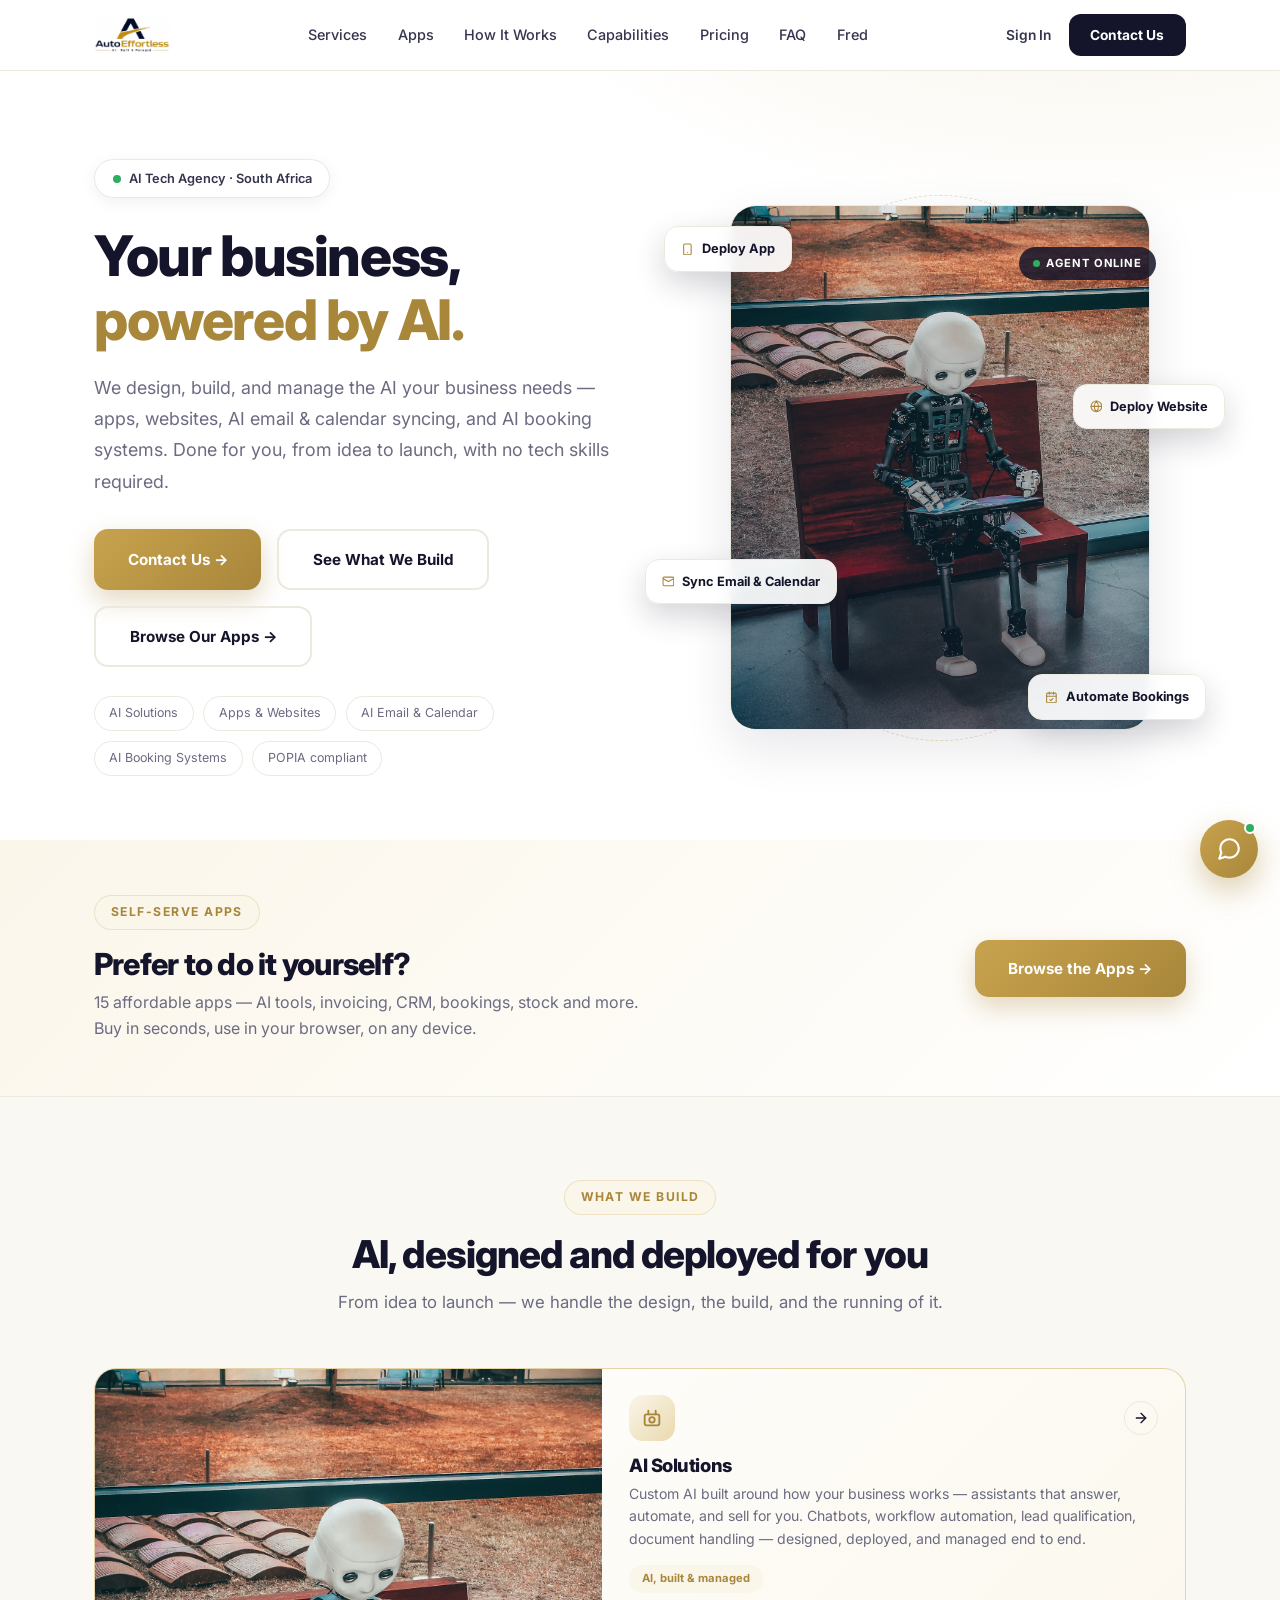
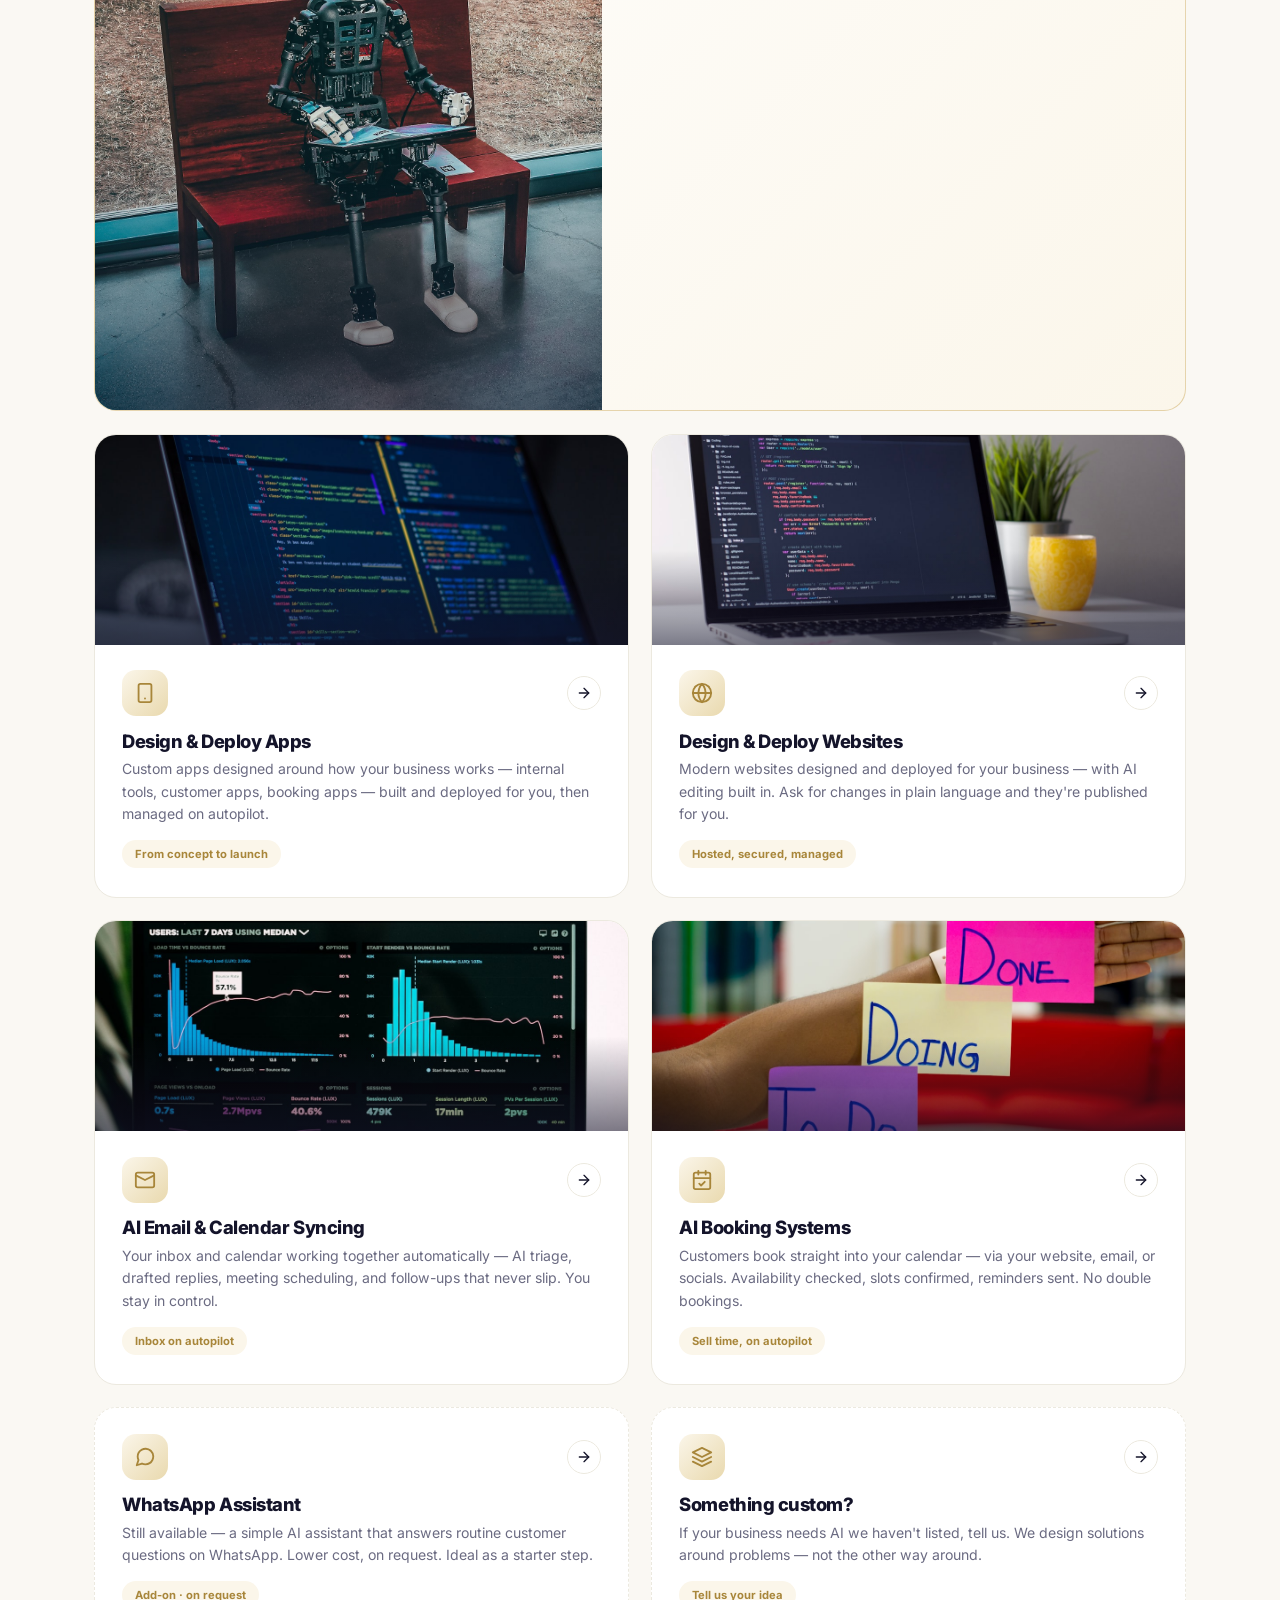
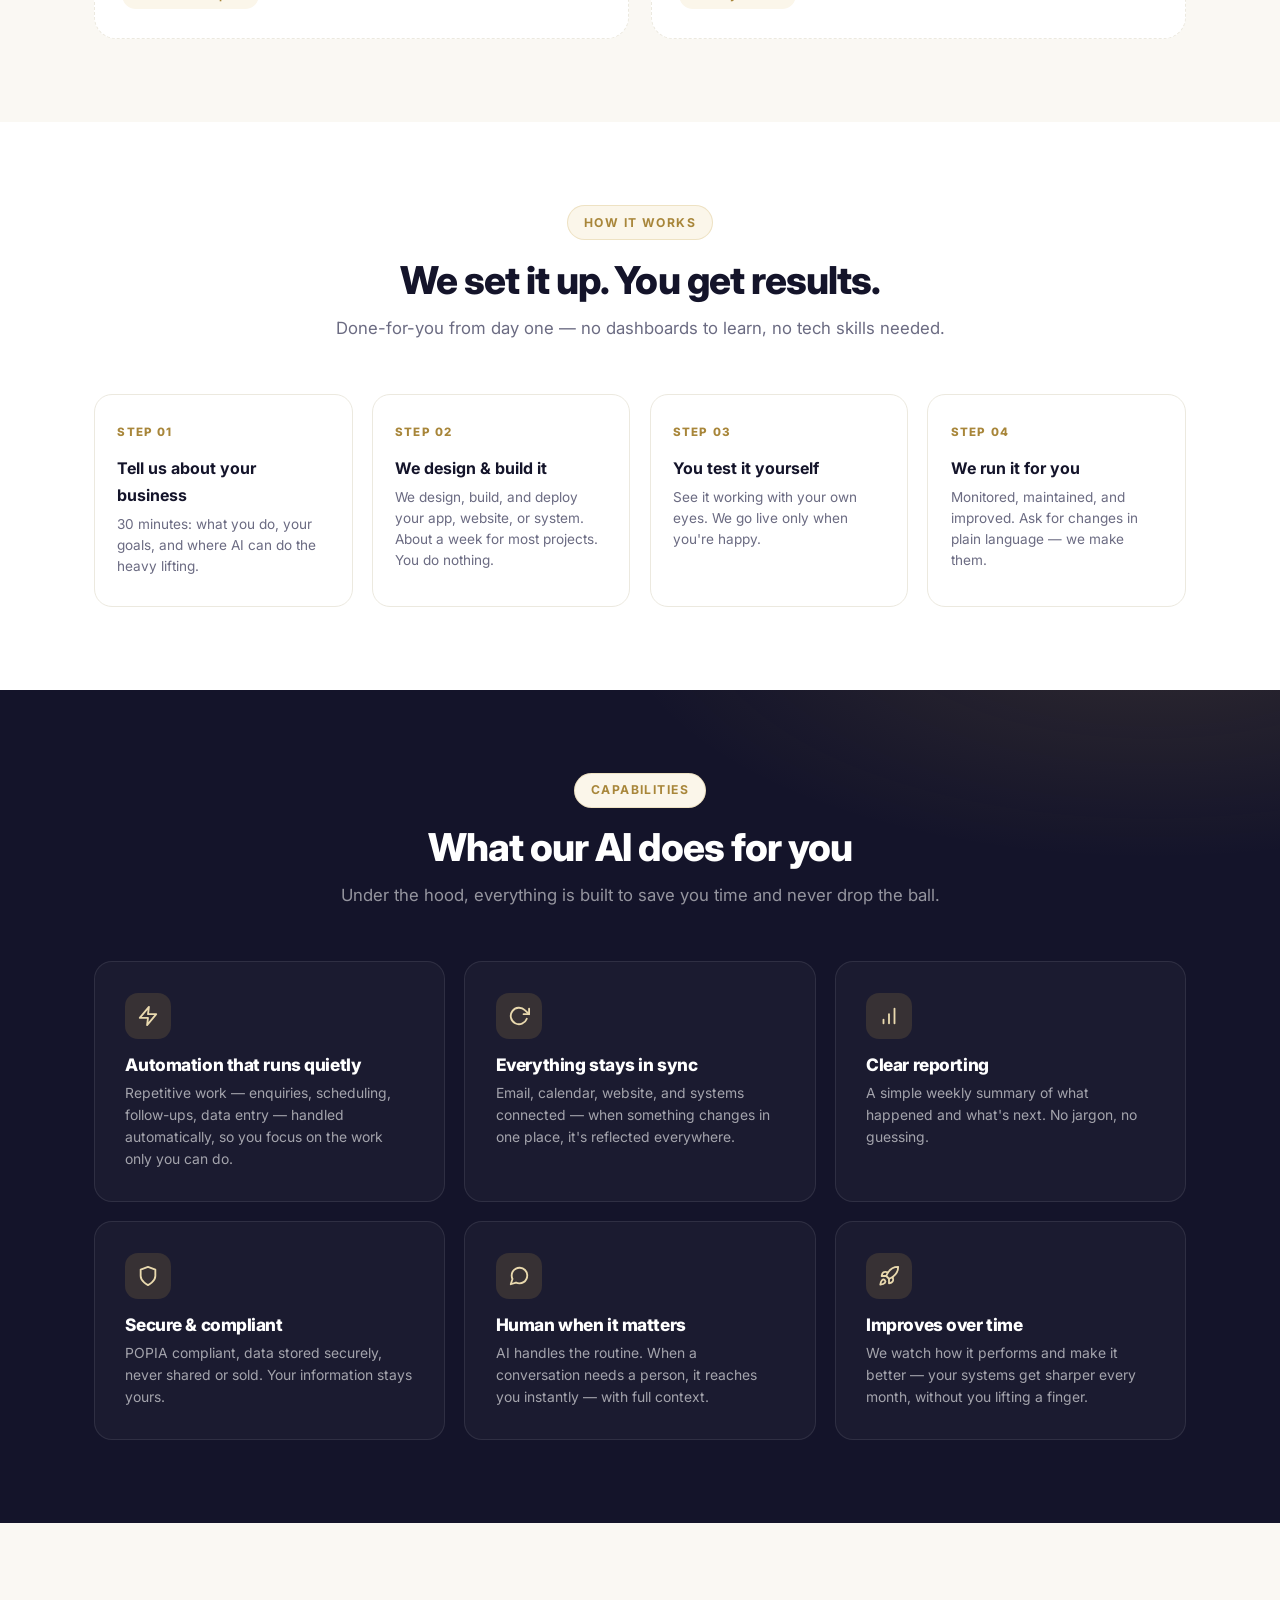
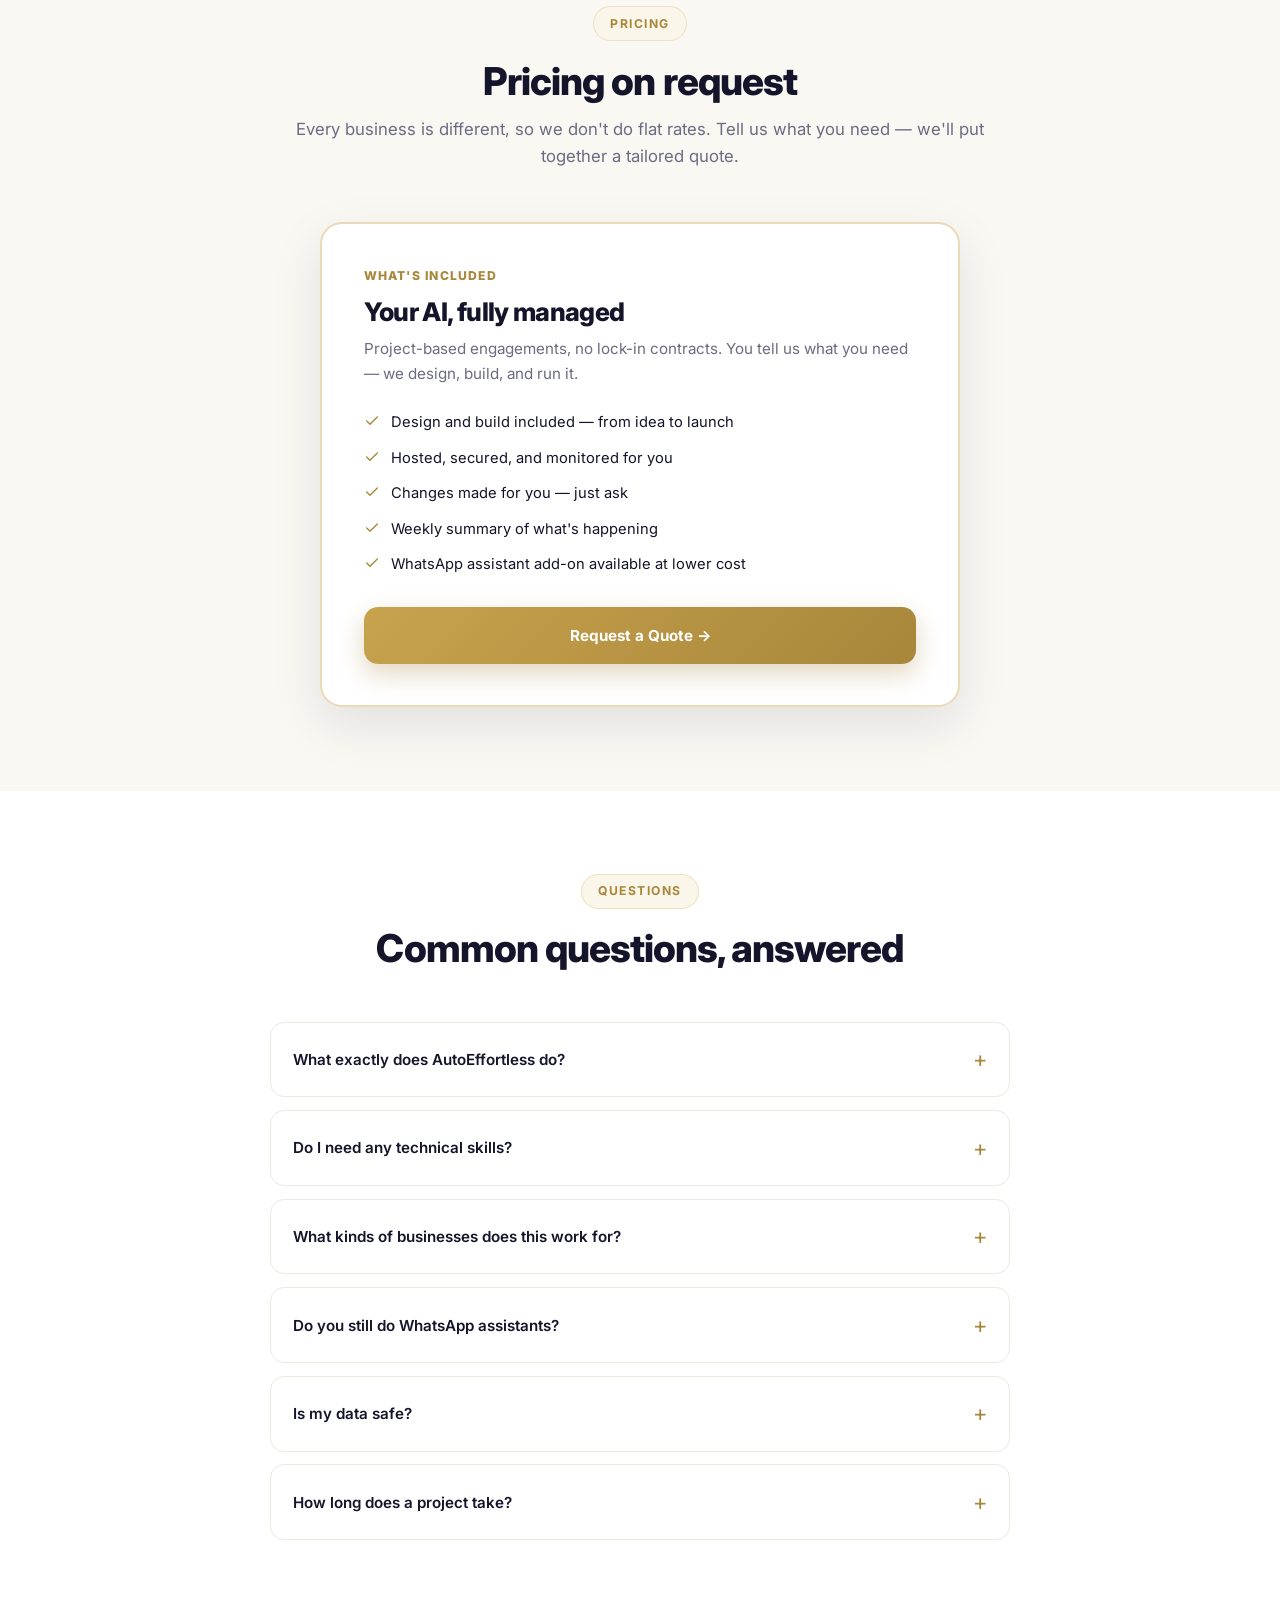
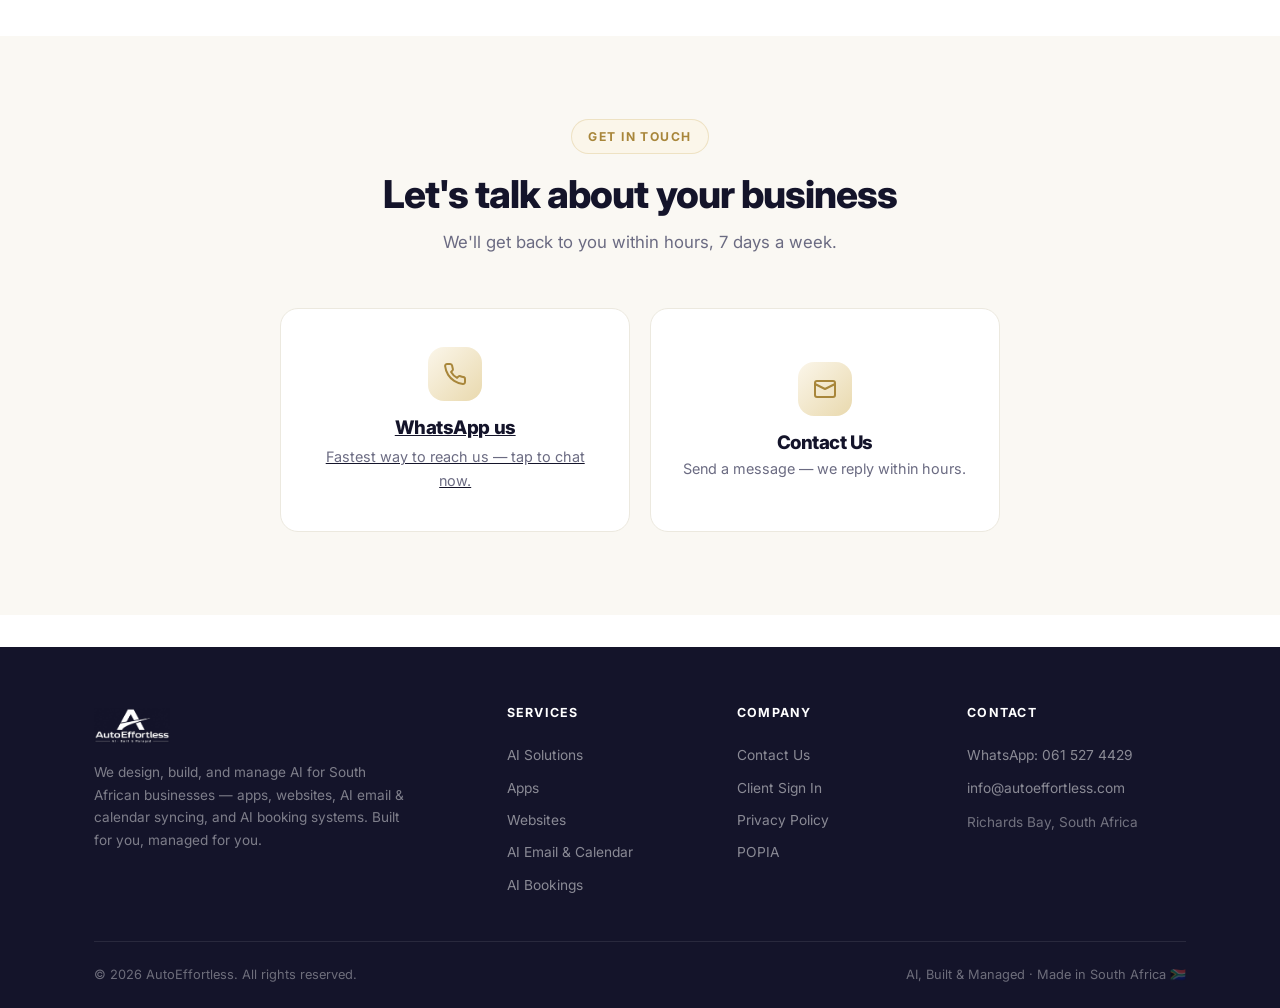
<file: index.html>
<!DOCTYPE html>
<html lang="en">
<head>
    <meta charset="UTF-8" />
    <meta name="viewport" content="width=device-width, initial-scale=1.0" />
    <title>AutoEffortless — AI, Built &amp; Managed For Your Business</title>
    <meta name="description" content="AutoEffortless designs and deploys AI solutions for South African businesses — custom AI assistants, apps, websites, AI email & calendar syncing, and AI booking systems. Built for you, managed for you. No tech skills needed." />
    <meta property="og:title" content="AutoEffortless — AI, Built &amp; Managed For Your Business" />
    <meta property="og:description" content="AI solutions for your business — custom assistants, apps, websites, AI email & calendar syncing, and AI booking systems. Built and managed for you." />
    <meta property="og:type" content="website" />
    <meta property="og:url" content="https://autoeffortless.com/" />
    <meta property="og:image" content="https://autoeffortless.com/og-image.png" />
    <meta name="twitter:card" content="summary_large_image" />
    <link rel="icon" type="image/png" href="/favicon.png" />
    <link rel="preconnect" href="https://fonts.googleapis.com" />
    <link rel="preconnect" href="https://fonts.gstatic.com" crossorigin />
    <link href="https://fonts.googleapis.com/css2?family=Inter:wght@400;500;600;700;800;900&display=swap" rel="stylesheet" />
    <link rel="stylesheet" href="/chat-widget.css" />
    <script>
        (function () {
            function send(extra) {
                try {
                    var payload = Object.assign({
                        clientId: 9,
                        path: location.pathname + location.search,
                        title: document.title,
                        referrer: document.referrer || '',
                        ua: navigator.userAgent,
                        screen: screen.width + 'x' + screen.height,
                        section: 'main'
                    }, extra || {});
                    if (/HeadlessChrome|TingalingSiteMonitor/i.test(payload.ua)) return;
                    if (navigator.webdriver) return;
                    if (navigator.sendBeacon) {
                        navigator.sendBeacon('https://app.autoeffortless.com/api/site-track', JSON.stringify(payload));
                    } else {
                        fetch('https://app.autoeffortless.com/api/site-track', { method: 'POST', body: JSON.stringify(payload), keepalive: true });
                    }
                } catch (e) {}
            }
            window.AETrack = function (label, title) { send({ event: true, label: label, title: title || document.title }); };
            if (document.readyState === 'complete') send({});
            else window.addEventListener('load', function () { send({}); });
        })();
    </script>
    <style>
        :root {
            --ink: #14142a;
            --ink-2: #35354f;
            --gold: #c8a34e;
            --gold-deep: #a8863a;
            --gold-light: #e9d9ae;
            --gold-soft: #fbf6ea;
            --cream: #faf8f3;
            --white: #ffffff;
            --muted: #6b6b82;
            --line: #ece9df;
            --green: #2fae62;
            --radius: 18px;
            --shadow: 0 18px 50px rgba(23, 23, 46, 0.10);
            --font: 'Inter', -apple-system, BlinkMacSystemFont, 'Segoe UI', sans-serif;
        }
        *, *::before, *::after { box-sizing: border-box; margin: 0; padding: 0; }
        html { scroll-behavior: smooth; }
        body { font-family: var(--font); color: var(--ink); line-height: 1.65; background: var(--white); -webkit-font-smoothing: antialiased; }
        .container { max-width: 1140px; margin: 0 auto; padding: 0 24px; }
        h1, h2, h3 { line-height: 1.15; font-weight: 800; letter-spacing: -0.025em; }
        h1 { font-size: clamp(2.4rem, 5vw, 3.5rem); }
        h2 { font-size: clamp(1.7rem, 3.4vw, 2.4rem); }
        a { color: inherit; }
        .section { padding: 5.2rem 0; }
        .cream { background: var(--cream); }
        .eyebrow { display: inline-flex; align-items: center; gap: 0.45rem; font-size: 0.76rem; font-weight: 700; color: var(--gold-deep); text-transform: uppercase; letter-spacing: 0.12em; background: var(--gold-soft); border: 1px solid rgba(200,163,78,0.25); padding: 0.4rem 1rem; border-radius: 30px; margin-bottom: 1.1rem; }
        .section-head { max-width: 700px; margin: 0 auto 3.2rem; text-align: center; }
        .section-head p { color: var(--muted); font-size: 1.05rem; margin-top: 0.8rem; }
        .btn { display: inline-flex; align-items: center; justify-content: center; gap: 0.5rem; padding: 1rem 2.1rem; border-radius: 14px; font-weight: 700; font-size: 0.95rem; text-decoration: none; cursor: pointer; border: none; font-family: inherit; transition: transform 0.18s, box-shadow 0.18s, background 0.18s; }
        .btn-gold { background: linear-gradient(135deg, var(--gold), var(--gold-deep)); color: #fff; box-shadow: 0 10px 26px rgba(168, 134, 58, 0.32); }
        .btn-gold:hover { transform: translateY(-2px); box-shadow: 0 14px 34px rgba(168, 134, 58, 0.42); }
        .btn-dark { background: var(--ink); color: #fff; }
        .btn-dark:hover { transform: translateY(-2px); box-shadow: 0 14px 30px rgba(23, 23, 46, 0.25); }
        .btn-ghost { background: transparent; color: var(--ink); border: 2px solid var(--line); }
        .btn-ghost:hover { border-color: var(--gold); color: var(--gold-deep); transform: translateY(-2px); }
        .ic { width: 1em; height: 1em; fill: none; stroke: currentColor; stroke-width: 2; stroke-linecap: round; stroke-linejoin: round; flex-shrink: 0; }

        /* Nav */
        nav { position: sticky; top: 0; z-index: 100; background: rgba(255,255,255,0.85); backdrop-filter: blur(14px); border-bottom: 1px solid var(--line); }
        nav .container { display: flex; align-items: center; justify-content: space-between; height: 70px; }
        nav .logo { font-weight: 900; font-size: 1.25rem; color: var(--ink); text-decoration: none; }
        nav .logo span { color: var(--gold-deep); }
        .logo img { display: block; height: 36px; width: auto; }
        nav .links { display: flex; align-items: center; gap: 1.9rem; }
        nav .links a { color: var(--ink-2); text-decoration: none; font-size: 0.9rem; font-weight: 500; transition: color 0.2s; }
        nav .links a:hover { color: var(--gold-deep); }
        nav .cta { display: flex; align-items: center; gap: 1.1rem; }
        nav .btn-nav { background: var(--ink); color: #fff; padding: 0.6rem 1.35rem; border-radius: 12px; font-weight: 700; font-size: 0.86rem; text-decoration: none; transition: transform 0.15s, background 0.15s; }
        nav .btn-nav:hover { background: var(--gold-deep); transform: translateY(-1px); }
        @media (max-width: 900px) { nav .links { display: none; } }

        /* Mobile burger menu */
        .burger { display: none; flex-direction: column; gap: 5px; background: none; border: none; cursor: pointer; padding: 8px; }
        .burger span { width: 22px; height: 2px; background: var(--ink); border-radius: 2px; }
        @media (max-width: 900px) {
            .burger { display: flex; }
            nav .links { position: absolute; top: 70px; left: 0; right: 0; background: #fff; flex-direction: column; align-items: flex-start; padding: 1.2rem 24px 1.6rem; gap: 1.15rem; border-bottom: 1px solid var(--line); box-shadow: 0 18px 30px rgba(23,23,46,0.08); z-index: 99; }
            nav .links.open { display: flex; }
        }

        /* App store teaser */
        .apps-teaser { padding: 3.4rem 0; background: linear-gradient(135deg, var(--gold-soft), #fff); border-bottom: 1px solid var(--line); }
        .apps-teaser-inner { display: flex; align-items: center; justify-content: space-between; gap: 2rem; flex-wrap: wrap; }
        .apps-teaser h2 { font-size: clamp(1.4rem, 2.6vw, 1.9rem); margin-bottom: 0.4rem; }
        .apps-teaser p { color: var(--muted); max-width: 560px; margin: 0; }
        .apps-teaser .btn { flex-shrink: 0; }

        /* Hero */
        .hero { padding: 5.5rem 0 4rem; position: relative; overflow: hidden; background: radial-gradient(1000px 500px at 85% -20%, rgba(200,163,78,0.14), transparent 60%), var(--white); }
        .hero .grid { display: grid; grid-template-columns: 1.05fr 0.95fr; gap: 3.5rem; align-items: center; }
        .hero .badge { display: inline-flex; align-items: center; gap: 0.5rem; background: var(--white); border: 1px solid var(--line); box-shadow: 0 4px 16px rgba(23,23,46,0.06); padding: 0.5rem 1.1rem; border-radius: 30px; font-size: 0.8rem; font-weight: 600; color: var(--ink-2); margin-bottom: 1.6rem; }
        .hero .badge .pulse { width: 8px; height: 8px; border-radius: 50%; background: var(--green); animation: pulse 2s infinite; }
        @keyframes pulse { 0%,100% { box-shadow: 0 0 0 0 rgba(47,174,98,0.4); } 50% { box-shadow: 0 0 0 6px rgba(47,174,98,0); } }
        .hero h1 { margin-bottom: 1.2rem; }
        .hero h1 .accent { color: var(--gold-deep); }
        .hero .lead { max-width: 560px; color: var(--muted); font-size: 1.12rem; line-height: 1.75; margin-bottom: 2rem; }
        .hero .buttons { display: flex; gap: 1rem; flex-wrap: wrap; margin-bottom: 1.8rem; }
        .hero .chips { display: flex; gap: 0.6rem; flex-wrap: wrap; }
        .hero .chips span { font-size: 0.78rem; color: var(--muted); background: var(--white); border: 1px solid var(--line); padding: 0.4rem 0.9rem; border-radius: 20px; }

        /* Agent visual */
        .agent { position: relative; display: flex; justify-content: center; }
        .agent .ring { position: absolute; inset: 6% -4%; border-radius: 50%; background: conic-gradient(from 0deg, transparent 0 40%, rgba(200,163,78,0.25) 50%, transparent 60% 100%); -webkit-mask: radial-gradient(farthest-side, transparent calc(100% - 3px), #000 calc(100% - 2px)); mask: radial-gradient(farthest-side, transparent calc(100% - 3px), #000 calc(100% - 2px)); animation: spin 14s linear infinite; }
        @keyframes spin { to { transform: rotate(360deg); } }
        .agent .ring2 { position: absolute; inset: -2% 8%; border-radius: 50%; border: 1px dashed rgba(200,163,78,0.35); animation: spin 26s linear infinite reverse; }
        .agent .photo { position: relative; width: min(420px, 100%); aspect-ratio: 4/5; border-radius: 26px; overflow: hidden; box-shadow: var(--shadow); border: 1px solid var(--line); }
        .agent .photo img { width: 100%; height: 100%; object-fit: cover; }
        .agent .photo::after { content: ''; position: absolute; inset: 0; background: linear-gradient(200deg, rgba(20,20,42,0.05) 20%, rgba(20,20,42,0.55) 100%); }
        .agent .pill { position: absolute; display: flex; align-items: center; gap: 0.5rem; background: rgba(255,255,255,0.92); backdrop-filter: blur(8px); border: 1px solid var(--line); border-radius: 14px; padding: 0.7rem 1rem; font-size: 0.8rem; font-weight: 700; color: var(--ink); box-shadow: 0 12px 30px rgba(23,23,46,0.18); animation: floaty 5s ease-in-out infinite; }
        .agent .pill .ic { color: var(--gold-deep); }
        .agent .p1 { top: 4%; left: -6%; animation-delay: 0s; }
        .agent .p2 { top: 34%; right: -8%; animation-delay: 1.2s; }
        .agent .p3 { bottom: 24%; left: -10%; animation-delay: 2.1s; }
        .agent .p4 { bottom: 2%; right: -4%; animation-delay: 0.6s; }
        @keyframes floaty { 0%,100% { transform: translateY(0); } 50% { transform: translateY(-9px); } }
        .agent .online { position: absolute; top: 8%; right: 6%; display: flex; align-items: center; gap: 0.4rem; background: rgba(20,20,42,0.85); color: #fff; font-size: 0.7rem; font-weight: 700; letter-spacing: 0.08em; padding: 0.45rem 0.9rem; border-radius: 30px; z-index: 2; }
        .agent .online .dot { width: 7px; height: 7px; border-radius: 50%; background: var(--green); animation: pulse 2s infinite; }
        @media (max-width: 980px) { .hero .grid { grid-template-columns: 1fr; } .agent { margin-top: 2.5rem; } .agent .p1 { left: 0; } .agent .p2 { right: 0; } .agent .p3 { left: 0; } .agent .p4 { right: 0; } }

        /* Services */
        .svc-grid { display: grid; grid-template-columns: 1fr 1fr; gap: 1.4rem; }
        .svc { background: var(--white); border: 1px solid var(--line); border-radius: 22px; overflow: hidden; transition: transform 0.25s, box-shadow 0.25s, border-color 0.25s; }
        .svc:hover { transform: translateY(-5px); box-shadow: var(--shadow); border-color: rgba(200,163,78,0.5); }
        .svc .imgwrap { position: relative; height: 210px; overflow: hidden; }
        .svc .imgwrap img { width: 100%; height: 100%; object-fit: cover; transition: transform 0.5s ease; }
        .svc:hover .imgwrap img { transform: scale(1.05); }
        .svc .imgwrap::after { content: ''; position: absolute; inset: 0; background: linear-gradient(180deg, transparent 55%, rgba(20,20,42,0.55)); }
        .svc .body { padding: 1.6rem 1.7rem 1.8rem; }
        .svc .body .icrow { display: flex; align-items: center; justify-content: space-between; margin-bottom: 0.9rem; }
        .svc .body .iconbox { width: 46px; height: 46px; border-radius: 14px; background: linear-gradient(135deg, var(--gold-soft), var(--gold-light)); display: flex; align-items: center; justify-content: center; color: var(--gold-deep); }
        .svc .body .iconbox .ic { width: 22px; height: 22px; }
        .svc .body .arrow { width: 34px; height: 34px; border-radius: 50%; border: 1.5px solid var(--line); display: flex; align-items: center; justify-content: center; color: var(--ink); transition: all 0.2s; }
        .svc:hover .body .arrow { background: var(--ink); color: #fff; border-color: var(--ink); }
        .svc .body h3 { font-size: 1.15rem; margin-bottom: 0.4rem; }
        .svc .body p { font-size: 0.88rem; color: var(--muted); line-height: 1.6; }
        .svc .body .tag { display: inline-block; margin-top: 0.9rem; font-size: 0.7rem; font-weight: 700; color: var(--gold-deep); background: var(--gold-soft); padding: 0.3rem 0.8rem; border-radius: 20px; }
        .svc.addon { border-style: dashed; }
        .svc.ai-solutions { grid-column: 1 / -1; display: grid; grid-template-columns: 1fr 1.15fr; align-items: stretch; background: linear-gradient(135deg, #fff, #fbf6ea); border-color: rgba(200,163,78,0.45); }
        .svc.ai-solutions .imgwrap { height: auto; min-height: 250px; }
        @media (max-width: 900px) { .svc.ai-solutions { grid-template-columns: 1fr; } .svc.ai-solutions .imgwrap { min-height: 190px; } }
        @media (max-width: 900px) { .svc-grid { grid-template-columns: 1fr; } }

        /* Steps */
        .steps { display: grid; grid-template-columns: repeat(4, 1fr); gap: 1.2rem; }
        .step { background: var(--white); border: 1px solid var(--line); border-radius: var(--radius); padding: 1.8rem 1.4rem; transition: transform 0.2s, box-shadow 0.2s; }
        .step:hover { transform: translateY(-4px); box-shadow: var(--shadow); }
        .step .n { font-size: 0.72rem; font-weight: 800; color: var(--gold-deep); letter-spacing: 0.1em; margin-bottom: 0.8rem; }
        .step h4 { font-size: 1rem; margin-bottom: 0.35rem; }
        .step p { font-size: 0.85rem; color: var(--muted); line-height: 1.55; }
        @media (max-width: 900px) { .steps { grid-template-columns: 1fr; } }

        /* Features (dark band) */
        .feat { background: radial-gradient(900px 420px at 90% -10%, rgba(200,163,78,0.16), transparent 60%), var(--ink); color: #fff; }
        .feat .grid { display: grid; grid-template-columns: repeat(3, 1fr); gap: 1.2rem; }
        .feat .fcard { border: 1px solid rgba(255,255,255,0.09); border-radius: var(--radius); padding: 1.9rem; background: rgba(255,255,255,0.03); transition: transform 0.2s, border-color 0.2s; }
        .feat .fcard:hover { transform: translateY(-4px); border-color: rgba(200,163,78,0.5); }
        .feat .fcard .iconbox { width: 46px; height: 46px; border-radius: 13px; background: rgba(200,163,78,0.16); color: var(--gold-light); display: flex; align-items: center; justify-content: center; margin-bottom: 1rem; }
        .feat .fcard .iconbox .ic { width: 22px; height: 22px; }
        .feat .fcard h3 { font-size: 1.08rem; margin-bottom: 0.45rem; }
        .feat .fcard p { font-size: 0.87rem; color: rgba(255,255,255,0.6); line-height: 1.6; }
        @media (max-width: 900px) { .feat .grid { grid-template-columns: 1fr; } }

        /* Integrations */
        .pills { display: flex; flex-wrap: wrap; justify-content: center; gap: 0.8rem; }
        .pill { display: inline-flex; align-items: center; gap: 0.5rem; background: var(--white); border: 1px solid var(--line); border-radius: 30px; padding: 0.75rem 1.3rem; font-size: 0.88rem; font-weight: 600; box-shadow: 0 3px 12px rgba(23,23,46,0.05); transition: transform 0.2s, border-color 0.2s; }
        .pill:hover { transform: translateY(-2px); border-color: rgba(200,163,78,0.6); }
        .pill .dot { width: 8px; height: 8px; border-radius: 50%; background: var(--gold); }

        /* Pricing */
        .pricing-wrap { max-width: 640px; margin: 0 auto; }
        .pricing-card { background: var(--white); border: 2px solid rgba(200,163,78,0.4); border-radius: 22px; padding: 2.6rem; box-shadow: var(--shadow); }
        .pricing-card .k { font-size: 0.76rem; font-weight: 800; text-transform: uppercase; letter-spacing: 0.1em; color: var(--gold-deep); margin-bottom: 0.7rem; }
        .pricing-card h3 { font-size: 1.6rem; margin-bottom: 0.6rem; }
        .pricing-card .d { color: var(--muted); font-size: 0.95rem; margin-bottom: 1.5rem; }
        .pricing-card ul { list-style: none; display: grid; gap: 0.7rem; margin-bottom: 1.9rem; }
        .pricing-card ul li { font-size: 0.92rem; display: flex; gap: 0.7rem; align-items: flex-start; }
        .pricing-card ul li .ic { color: var(--gold-deep); margin-top: 0.2em; }
        .pricing-card .btn { width: 100%; }

        /* FAQ */
        .faq-list { max-width: 740px; margin: 0 auto; }
        .faq-item { border: 1px solid var(--line); border-radius: 14px; margin-bottom: 0.8rem; overflow: hidden; background: var(--white); }
        .faq-item[open] { border-color: rgba(200,163,78,0.5); }
        .faq-item summary { padding: 1.15rem 1.4rem; font-weight: 600; font-size: 0.95rem; cursor: pointer; display: flex; justify-content: space-between; align-items: center; gap: 1rem; list-style: none; }
        .faq-item summary::-webkit-details-marker { display: none; }
        .faq-item summary::after { content: '+'; font-size: 1.4rem; color: var(--gold-deep); font-weight: 400; transition: transform 0.2s; }
        .faq-item[open] summary::after { transform: rotate(45deg); }
        .faq-item .answer { padding: 0 1.4rem 1.3rem; font-size: 0.92rem; color: var(--muted); line-height: 1.7; }

        /* Contact */
        .card { background: var(--white); border: 1px solid var(--line); border-radius: var(--radius); transition: transform 0.2s, box-shadow 0.2s, border-color 0.2s; }
        .card:hover { transform: translateY(-4px); box-shadow: var(--shadow); border-color: rgba(200,163,78,0.5); }
        .contact-grid { display: grid; grid-template-columns: 1fr 1fr; gap: 1.2rem; max-width: 720px; margin: 0 auto; }
        .contact-card { text-align: center; padding: 2.4rem 2rem; }
        button.contact-card { width: 100%; font-family: inherit; font-size: inherit; color: inherit; cursor: pointer; }
        .contact-card .iconbox { width: 54px; height: 54px; margin: 0 auto 1rem; border-radius: 16px; background: linear-gradient(135deg, var(--gold-soft), var(--gold-light)); display: flex; align-items: center; justify-content: center; color: var(--gold-deep); }
        .contact-card .iconbox .ic { width: 24px; height: 24px; }
        .contact-card p { font-size: 0.9rem; color: var(--muted); margin-top: 0.4rem; }

        /* Contact modal */
        .modal-overlay { position: fixed; inset: 0; background: rgba(20,20,42,0.6); backdrop-filter: blur(6px); z-index: 200; display: none; align-items: center; justify-content: center; padding: 20px; }
        .modal-overlay.open { display: flex; }
        .modal { background: var(--white); border-radius: 22px; max-width: 540px; width: 100%; max-height: 92vh; overflow-y: auto; padding: 2.2rem 2.2rem 2rem; box-shadow: 0 30px 80px rgba(20,20,42,0.35); position: relative; }
        .modal .mhead { display: flex; justify-content: space-between; align-items: flex-start; margin-bottom: 1.4rem; }
        .modal .mhead h3 { font-size: 1.45rem; }
        .modal .mhead p { font-size: 0.85rem; color: var(--muted); margin-top: 0.3rem; }
        .modal .close { background: none; border: none; font-size: 1.6rem; line-height: 1; color: var(--muted); cursor: pointer; padding: 4px 8px; }
        .modal .close:hover { color: var(--ink); }
        .field { margin-bottom: 1.1rem; }
        .field label { display: block; font-size: 0.82rem; font-weight: 700; color: var(--ink); margin-bottom: 0.4rem; }
        .field input, .field select, .field textarea { width: 100%; padding: 0.8rem 1rem; border: 1.5px solid var(--line); border-radius: 12px; font-size: 0.95rem; font-family: inherit; color: var(--ink); background: var(--white); transition: border-color 0.2s; }
        .field input:focus, .field select:focus, .field textarea:focus { outline: none; border-color: var(--gold); }
        .cc-row { display: flex; gap: 0.6rem; }
        .cc-row select { flex: 0 0 118px; }
        .modal .btn { width: 100%; }
        .form-msg { display: none; margin-top: 1rem; font-size: 0.88rem; font-weight: 600; }
        .form-msg.ok { color: var(--green); }
        .form-msg.err { color: var(--red); }
        .form-success { display: none; text-align: center; padding: 1.4rem 0 0.6rem; }
        .form-success .big { font-size: 2.4rem; margin-bottom: 0.8rem; }
        .form-success h4 { font-size: 1.3rem; margin-bottom: 0.5rem; }
        .form-success p { font-size: 0.92rem; color: var(--muted); margin-bottom: 0.3rem; }
        .form-success .ref { display: inline-block; font-family: 'Courier New', monospace; font-weight: 800; color: var(--gold-deep); background: var(--gold-soft); border-radius: 10px; padding: 0.4rem 1rem; margin: 0.6rem 0 0.9rem; font-size: 1rem; letter-spacing: 0.04em; }

        /* Footer */
        footer { background: var(--ink); color: rgba(255,255,255,0.65); padding: 3.5rem 0 0; margin-top: 2rem; }
        footer .grid { display: grid; grid-template-columns: 2fr 1fr 1fr 1.2fr; gap: 3rem; padding-bottom: 2.5rem; }
        footer .brand .logo { font-size: 1.25rem; font-weight: 900; color: #fff; text-decoration: none; }
        footer .brand .logo span { color: var(--gold); }
        footer .brand p { font-size: 0.85rem; color: rgba(255,255,255,0.45); margin-top: 0.8rem; max-width: 320px; line-height: 1.65; }
        footer h5 { font-size: 0.78rem; font-weight: 700; text-transform: uppercase; letter-spacing: 0.1em; color: #fff; margin-bottom: 1rem; }
        footer a { display: block; font-size: 0.86rem; color: rgba(255,255,255,0.5); text-decoration: none; padding: 0.3rem 0; transition: color 0.2s; }
        footer a:hover { color: var(--gold-light); }
        footer .bottom { border-top: 1px solid rgba(255,255,255,0.09); padding: 1.4rem 0; display: flex; justify-content: space-between; font-size: 0.8rem; color: rgba(255,255,255,0.38); flex-wrap: wrap; gap: 0.5rem; }

        .reveal { opacity: 0; transform: translateY(26px); transition: opacity 0.6s ease, transform 0.6s ease; }
        .reveal.visible { opacity: 1; transform: translateY(0); }
    </style>
</head>
<body>

    <svg xmlns="http://www.w3.org/2000/svg" style="display:none">
        <symbol id="i-smartphone" viewBox="0 0 24 24"><rect x="5" y="2" width="14" height="20" rx="2"/><line x1="12" y1="18" x2="12.01" y2="18"/></symbol>
        <symbol id="i-globe" viewBox="0 0 24 24"><circle cx="12" cy="12" r="10"/><line x1="2" y1="12" x2="22" y2="12"/><path d="M12 2a15.3 15.3 0 0 1 4 10 15.3 15.3 0 0 1-4 10 15.3 15.3 0 0 1-4-10 15.3 15.3 0 0 1 4-10z"/></symbol>
        <symbol id="i-mail" viewBox="0 0 24 24"><rect x="2" y="4" width="20" height="16" rx="2"/><path d="m22 7-10 5L2 7"/></symbol>
        <symbol id="i-calendar" viewBox="0 0 24 24"><rect x="3" y="4" width="18" height="18" rx="2"/><line x1="16" y1="2" x2="16" y2="6"/><line x1="8" y1="2" x2="8" y2="6"/><line x1="3" y1="10" x2="21" y2="10"/></symbol>
        <symbol id="i-calendar-check" viewBox="0 0 24 24"><rect x="3" y="4" width="18" height="18" rx="2"/><line x1="16" y1="2" x2="16" y2="6"/><line x1="8" y1="2" x2="8" y2="6"/><line x1="3" y1="10" x2="21" y2="10"/><path d="m9 16 2 2 4-4"/></symbol>
        <symbol id="i-message" viewBox="0 0 24 24"><path d="M21 11.5a8.38 8.38 0 0 1-.9 3.8 8.5 8.5 0 0 1-7.6 4.7 8.38 8.38 0 0 1-3.8-.9L3 21l1.9-5.7a8.38 8.38 0 0 1-.9-3.8 8.5 8.5 0 0 1 4.7-7.6 8.38 8.38 0 0 1 3.8-.9h.5a8.48 8.48 0 0 1 8 8v.5z"/></symbol>
        <symbol id="i-chart" viewBox="0 0 24 24"><line x1="12" y1="20" x2="12" y2="10"/><line x1="18" y1="20" x2="18" y2="4"/><line x1="6" y1="20" x2="6" y2="16"/></symbol>
        <symbol id="i-refresh" viewBox="0 0 24 24"><polyline points="23 4 23 10 17 10"/><path d="M20.49 15a9 9 0 1 1-2.12-9.36L23 10"/></symbol>
        <symbol id="i-shield" viewBox="0 0 24 24"><path d="M12 22s8-4 8-10V5l-8-3-8 3v7c0 6 8 10 8 10z"/></symbol>
        <symbol id="i-check" viewBox="0 0 24 24"><polyline points="20 6 9 17 4 12"/></symbol>
        <symbol id="i-phone" viewBox="0 0 24 24"><path d="M22 16.92v3a2 2 0 0 1-2.18 2 19.79 19.79 0 0 1-8.63-3.07 19.5 19.5 0 0 1-6-6 19.79 19.79 0 0 1-3.07-8.67A2 2 0 0 1 4.11 2h3a2 2 0 0 1 2 1.72 12.84 12.84 0 0 0 .7 2.81 2 2 0 0 1-.45 2.11L8.09 9.91a16 16 0 0 0 6 6l1.27-1.27a2 2 0 0 1 2.11-.45 12.84 12.84 0 0 0 2.81.7A2 2 0 0 1 22 16.92z"/></symbol>
        <symbol id="i-arrow" viewBox="0 0 24 24"><line x1="5" y1="12" x2="19" y2="12"/><polyline points="12 5 19 12 12 19"/></symbol>
        <symbol id="i-zap" viewBox="0 0 24 24"><polygon points="13 2 3 14 12 14 11 22 21 10 12 10 13 2"/></symbol>
        <symbol id="i-bot" viewBox="0 0 24 24"><rect x="4" y="8" width="16" height="12" rx="2"/><circle cx="12" cy="14" r="3"/><line x1="8" y1="4" x2="8" y2="8"/><line x1="16" y1="4" x2="16" y2="8"/></symbol>
        <symbol id="i-code" viewBox="0 0 24 24"><polyline points="16 18 22 12 16 6"/><polyline points="8 6 2 12 8 18"/></symbol>
        <symbol id="i-rocket" viewBox="0 0 24 24"><path d="M4.5 16.5c-1.5 1.26-2 5-2 5s3.74-.5 5-2c.71-.84.7-2.13-.09-2.91a2.18 2.18 0 0 0-2.91-.09z"/><path d="m12 15-3-3a22 22 0 0 1 2-3.95A12.88 12.88 0 0 1 22 2c0 2.72-.78 7.5-6 11a22.35 22.35 0 0 1-4 2z"/><path d="M9 12H4s.55-3.03 2-4c1.62-1.08 5 0 5 0"/><path d="M12 15v5s3.03-.55 4-2c1.08-1.62 0-5 0-5"/></symbol>
        <symbol id="i-layers" viewBox="0 0 24 24"><polygon points="12 2 2 7 12 12 22 7 12 2"/><polyline points="2 17 12 22 22 17"/><polyline points="2 12 12 17 22 12"/></symbol>
    </svg>

    <!-- Nav -->
    <nav>
        <div class="container">
            <a href="/" class="logo"><img src="/logo-main.png" alt="AutoEffortless" /></a>
            <div class="links" id="navLinks">
                <a href="#services">Services</a>
                <a href="/apps">Apps</a>
                <a href="#how">How It Works</a>
                <a href="#features">Capabilities</a>
                <a href="#pricing">Pricing</a>
                <a href="#faq">FAQ</a>
                <a href="https://fred.autoeffortless.com">Fred</a>
            </div>
            <div class="cta">
                <a href="https://app.autoeffortless.com/signin" style="font-size:0.86rem;font-weight:600;color:var(--ink-2);text-decoration:none;">Sign In</a>
                <a href="#" class="btn-nav" onclick="openContactModal(); return false;">Contact Us</a>
            </div>
            <button class="burger" id="navBurger" aria-label="Menu" onclick="toggleNav()"><span></span><span></span><span></span></button>
        </div>
    </nav>
    <script>function toggleNav(){document.getElementById('navLinks').classList.toggle('open');}</script>

    <!-- Hero -->
    <section class="hero">
        <div class="container">
            <div class="grid">
                <div class="reveal visible">
                    <div class="badge"><span class="pulse"></span> AI Tech Agency · South Africa</div>
                    <h1>Your business, <span class="accent">powered by AI.</span></h1>
                    <p class="lead">We design, build, and manage the AI your business needs — apps, websites, AI email &amp; calendar syncing, and AI booking systems. Done for you, from idea to launch, with no tech skills required.</p>
                    <div class="buttons">
                        <a href="#" class="btn btn-gold" onclick="openContactModal(); window.AETrack && AETrack('hero-demo'); return false;">Contact Us →</a>
                        <a href="#services" class="btn btn-ghost">See What We Build</a>
                        <a href="/apps" class="btn btn-ghost" onclick="window.AETrack && AETrack('hero-apps'); return true;">Browse Our Apps →</a>
                    </div>
                    <div class="chips">
                        <span>AI Solutions</span>
                        <span>Apps &amp; Websites</span>
                        <span>AI Email &amp; Calendar</span>
                        <span>AI Booking Systems</span>
                        <span>POPIA compliant</span>
                    </div>
                </div>
                <div class="agent reveal visible" style="transition-delay:0.15s;">
                    <div class="ring"></div>
                    <div class="ring2"></div>
                    <div class="online"><span class="dot"></span>AGENT ONLINE</div>
                    <div class="photo"><img src="/img/hero-ai.jpg" alt="AI agent" /></div>
                    <div class="pill p1"><svg class="ic"><use href="#i-smartphone"/></svg> Deploy App</div>
                    <div class="pill p2"><svg class="ic"><use href="#i-globe"/></svg> Deploy Website</div>
                    <div class="pill p3"><svg class="ic"><use href="#i-mail"/></svg> Sync Email &amp; Calendar</div>
                    <div class="pill p4"><svg class="ic"><use href="#i-calendar-check"/></svg> Automate Bookings</div>
                </div>
            </div>
        </div>
    </section>

    <!-- App store teaser -->
    <section class="apps-teaser">
        <div class="container apps-teaser-inner">
            <div>
                <span class="eyebrow">Self-Serve Apps</span>
                <h2>Prefer to do it yourself?</h2>
                <p>15 affordable apps — AI tools, invoicing, CRM, bookings, stock and more. Buy in seconds, use in your browser, on any device.</p>
            </div>
            <a href="/apps" class="btn btn-gold" onclick="window.AETrack && AETrack('teaser-apps'); return true;">Browse the Apps →</a>
        </div>
    </section>

    <!-- Services -->
    <section class="section cream" id="services">
        <div class="container">
            <div class="section-head reveal">
                <span class="eyebrow">What We Build</span>
                <h2>AI, designed and deployed for you</h2>
                <p>From idea to launch — we handle the design, the build, and the running of it.</p>
            </div>
            <div class="svc-grid">
                <div class="svc ai-solutions reveal">
                    <div class="imgwrap"><img src="/img/hero-ai.jpg" alt="AI Solutions" loading="lazy" /></div>
                    <div class="body">
                        <div class="icrow">
                            <div class="iconbox"><svg class="ic"><use href="#i-bot"/></svg></div>
                            <div class="arrow"><svg class="ic" style="width:16px;height:16px;"><use href="#i-arrow"/></svg></div>
                        </div>
                        <h3>AI Solutions</h3>
                        <p>Custom AI built around how your business works — assistants that answer, automate, and sell for you. Chatbots, workflow automation, lead qualification, document handling — designed, deployed, and managed end to end.</p>
                        <span class="tag">AI, built &amp; managed</span>
                    </div>
                </div>
                <div class="svc reveal">
                    <div class="imgwrap"><img src="/img/apps.jpg" alt="Design and deploy apps" loading="lazy" /></div>
                    <div class="body">
                        <div class="icrow">
                            <div class="iconbox"><svg class="ic"><use href="#i-smartphone"/></svg></div>
                            <div class="arrow"><svg class="ic" style="width:16px;height:16px;"><use href="#i-arrow"/></svg></div>
                        </div>
                        <h3>Design &amp; Deploy Apps</h3>
                        <p>Custom apps designed around how your business works — internal tools, customer apps, booking apps — built and deployed for you, then managed on autopilot.</p>
                        <span class="tag">From concept to launch</span>
                    </div>
                </div>
                <div class="svc reveal" style="transition-delay:0.08s;">
                    <div class="imgwrap"><img src="/img/websites.jpg" alt="Design and deploy websites" loading="lazy" /></div>
                    <div class="body">
                        <div class="icrow">
                            <div class="iconbox"><svg class="ic"><use href="#i-globe"/></svg></div>
                            <div class="arrow"><svg class="ic" style="width:16px;height:16px;"><use href="#i-arrow"/></svg></div>
                        </div>
                        <h3>Design &amp; Deploy Websites</h3>
                        <p>Modern websites designed and deployed for your business — with AI editing built in. Ask for changes in plain language and they're published for you.</p>
                        <span class="tag">Hosted, secured, managed</span>
                    </div>
                </div>
                <div class="svc reveal" style="transition-delay:0.16s;">
                    <div class="imgwrap"><img src="/img/email-calendar.jpg" alt="AI email and calendar syncing" loading="lazy" /></div>
                    <div class="body">
                        <div class="icrow">
                            <div class="iconbox"><svg class="ic"><use href="#i-mail"/></svg></div>
                            <div class="arrow"><svg class="ic" style="width:16px;height:16px;"><use href="#i-arrow"/></svg></div>
                        </div>
                        <h3>AI Email &amp; Calendar Syncing</h3>
                        <p>Your inbox and calendar working together automatically — AI triage, drafted replies, meeting scheduling, and follow-ups that never slip. You stay in control.</p>
                        <span class="tag">Inbox on autopilot</span>
                    </div>
                </div>
                <div class="svc reveal" style="transition-delay:0.24s;">
                    <div class="imgwrap"><img src="/img/bookings.jpg" alt="AI booking systems" loading="lazy" /></div>
                    <div class="body">
                        <div class="icrow">
                            <div class="iconbox"><svg class="ic"><use href="#i-calendar-check"/></svg></div>
                            <div class="arrow"><svg class="ic" style="width:16px;height:16px;"><use href="#i-arrow"/></svg></div>
                        </div>
                        <h3>AI Booking Systems</h3>
                        <p>Customers book straight into your calendar — via your website, email, or socials. Availability checked, slots confirmed, reminders sent. No double bookings.</p>
                        <span class="tag">Sell time, on autopilot</span>
                    </div>
                </div>
                <div class="svc addon reveal">
                    <div class="body">
                        <div class="icrow">
                            <div class="iconbox"><svg class="ic"><use href="#i-message"/></svg></div>
                            <div class="arrow"><svg class="ic" style="width:16px;height:16px;"><use href="#i-arrow"/></svg></div>
                        </div>
                        <h3>WhatsApp Assistant</h3>
                        <p>Still available — a simple AI assistant that answers routine customer questions on WhatsApp. Lower cost, on request. Ideal as a starter step.</p>
                        <span class="tag">Add-on · on request</span>
                    </div>
                </div>
                <div class="svc addon reveal" style="transition-delay:0.08s;">
                    <div class="body">
                        <div class="icrow">
                            <div class="iconbox"><svg class="ic"><use href="#i-layers"/></svg></div>
                            <div class="arrow"><svg class="ic" style="width:16px;height:16px;"><use href="#i-arrow"/></svg></div>
                        </div>
                        <h3>Something custom?</h3>
                        <p>If your business needs AI we haven't listed, tell us. We design solutions around problems — not the other way around.</p>
                        <span class="tag">Tell us your idea</span>
                    </div>
                </div>
            </div>
        </div>
    </section>

    <!-- How it works -->
    <section class="section" id="how">
        <div class="container">
            <div class="section-head reveal">
                <span class="eyebrow">How It Works</span>
                <h2>We set it up. You get results.</h2>
                <p>Done-for-you from day one — no dashboards to learn, no tech skills needed.</p>
            </div>
            <div class="steps">
                <div class="step reveal">
                    <div class="n">STEP 01</div>
                    <h4>Tell us about your business</h4>
                    <p>30 minutes: what you do, your goals, and where AI can do the heavy lifting.</p>
                </div>
                <div class="step reveal" style="transition-delay:0.08s;">
                    <div class="n">STEP 02</div>
                    <h4>We design &amp; build it</h4>
                    <p>We design, build, and deploy your app, website, or system. About a week for most projects. You do nothing.</p>
                </div>
                <div class="step reveal" style="transition-delay:0.16s;">
                    <div class="n">STEP 03</div>
                    <h4>You test it yourself</h4>
                    <p>See it working with your own eyes. We go live only when you're happy.</p>
                </div>
                <div class="step reveal" style="transition-delay:0.24s;">
                    <div class="n">STEP 04</div>
                    <h4>We run it for you</h4>
                    <p>Monitored, maintained, and improved. Ask for changes in plain language — we make them.</p>
                </div>
            </div>
        </div>
    </section>

    <!-- Capabilities (dark band) -->
    <section class="section feat" id="features">
        <div class="container">
            <div class="section-head reveal">
                <span class="eyebrow">Capabilities</span>
                <h2>What our AI does for you</h2>
                <p style="color:rgba(255,255,255,0.55);">Under the hood, everything is built to save you time and never drop the ball.</p>
            </div>
            <div class="grid">
                <div class="fcard reveal">
                    <div class="iconbox"><svg class="ic"><use href="#i-zap"/></svg></div>
                    <h3>Automation that runs quietly</h3>
                    <p>Repetitive work — enquiries, scheduling, follow-ups, data entry — handled automatically, so you focus on the work only you can do.</p>
                </div>
                <div class="fcard reveal" style="transition-delay:0.08s;">
                    <div class="iconbox"><svg class="ic"><use href="#i-refresh"/></svg></div>
                    <h3>Everything stays in sync</h3>
                    <p>Email, calendar, website, and systems connected — when something changes in one place, it's reflected everywhere.</p>
                </div>
                <div class="fcard reveal" style="transition-delay:0.16s;">
                    <div class="iconbox"><svg class="ic"><use href="#i-chart"/></svg></div>
                    <h3>Clear reporting</h3>
                    <p>A simple weekly summary of what happened and what's next. No jargon, no guessing.</p>
                </div>
                <div class="fcard reveal">
                    <div class="iconbox"><svg class="ic"><use href="#i-shield"/></svg></div>
                    <h3>Secure &amp; compliant</h3>
                    <p>POPIA compliant, data stored securely, never shared or sold. Your information stays yours.</p>
                </div>
                <div class="fcard reveal" style="transition-delay:0.08s;">
                    <div class="iconbox"><svg class="ic"><use href="#i-message"/></svg></div>
                    <h3>Human when it matters</h3>
                    <p>AI handles the routine. When a conversation needs a person, it reaches you instantly — with full context.</p>
                </div>
                <div class="fcard reveal" style="transition-delay:0.16s;">
                    <div class="iconbox"><svg class="ic"><use href="#i-rocket"/></svg></div>
                    <h3>Improves over time</h3>
                    <p>We watch how it performs and make it better — your systems get sharper every month, without you lifting a finger.</p>
                </div>
            </div>
        </div>
    </section>

    <!-- Pricing -->
    <section class="section cream" id="pricing">
        <div class="container">
            <div class="section-head reveal">
                <span class="eyebrow">Pricing</span>
                <h2>Pricing on request</h2>
                <p>Every business is different, so we don't do flat rates. Tell us what you need — we'll put together a tailored quote.</p>
            </div>
            <div class="pricing-wrap reveal">
                <div class="pricing-card">
                    <div class="k">What's Included</div>
                    <h3>Your AI, fully managed</h3>
                    <p class="d">Project-based engagements, no lock-in contracts. You tell us what you need — we design, build, and run it.</p>
                    <ul>
                        <li><svg class="ic" style="width:16px;height:16px;"><use href="#i-check"/></svg>Design and build included — from idea to launch</li>
                        <li><svg class="ic" style="width:16px;height:16px;"><use href="#i-check"/></svg>Hosted, secured, and monitored for you</li>
                        <li><svg class="ic" style="width:16px;height:16px;"><use href="#i-check"/></svg>Changes made for you — just ask</li>
                        <li><svg class="ic" style="width:16px;height:16px;"><use href="#i-check"/></svg>Weekly summary of what's happening</li>
                        <li><svg class="ic" style="width:16px;height:16px;"><use href="#i-check"/></svg>WhatsApp assistant add-on available at lower cost</li>
                    </ul>
                    <a href="#" class="btn btn-gold" onclick="openContactModal(); window.AETrack && AETrack('pricing-cta'); return false;">Request a Quote →</a>
                </div>
            </div>
        </div>
    </section>

    <!-- FAQ -->
    <section class="section" id="faq">
        <div class="container">
            <div class="section-head reveal">
                <span class="eyebrow">Questions</span>
                <h2>Common questions, answered</h2>
            </div>
            <div class="faq-list reveal">
                <details class="faq-item">
                    <summary>What exactly does AutoEffortless do?</summary>
                    <div class="answer">We design and deploy AI for businesses: custom apps, websites, AI email &amp; calendar syncing, and AI booking systems. We handle the whole journey — design, build, launch, and ongoing management — so you get working AI without needing any technical skills.</div>
                </details>
                <details class="faq-item">
                    <summary>Do I need any technical skills?</summary>
                    <div class="answer">No. That's the point. You tell us what you need in plain language — we design, build, and run it. Want a change? Just ask, in plain language, and we make it.</div>
                </details>
                <details class="faq-item">
                    <summary>What kinds of businesses does this work for?</summary>
                    <div class="answer">All kinds — shops, salons, restaurants, clinics, schools, churches, builders, consultants, lodges. If your business has customers, paperwork, or bookings, there's an AI system that helps — and we build it around how you actually work.</div>
                </details>
                <details class="faq-item">
                    <summary>Do you still do WhatsApp assistants?</summary>
                    <div class="answer">Yes — on request, at a lower cost. It's a good starter step: an AI assistant that answers routine customer questions on WhatsApp. Many clients start there, then grow into apps, websites, and full systems.</div>
                </details>
                <details class="faq-item">
                    <summary>Is my data safe?</summary>
                    <div class="answer">Yes. We're POPIA compliant — your data and your customers' information are stored securely and never shared or sold. We can share our POPIA documentation on request.</div>
                </details>
                <details class="faq-item">
                    <summary>How long does a project take?</summary>
                    <div class="answer">Most projects go from kickoff to launch in about a week — a 30-minute discovery call, design and build, then you test it before we go live. Larger systems take longer, and we'll give you a timeline up front.</div>
                </details>
            </div>
        </div>
    </section>

    <!-- Contact -->
    <section class="section cream" id="contact">
        <div class="container">
            <div class="section-head reveal">
                <span class="eyebrow">Get In Touch</span>
                <h2>Let's talk about your business</h2>
                <p>We'll get back to you within hours, 7 days a week.</p>
            </div>
            <div class="contact-grid reveal">
                <a href="https://wa.me/27615274429" class="card contact-card" onclick="window.AETrack && AETrack('contact-whatsapp')">
                    <div class="iconbox"><svg class="ic"><use href="#i-phone"/></svg></div>
                    <h3>WhatsApp us</h3>
                    <p>Fastest way to reach us — tap to chat now.</p>
                </a>
                <button type="button" class="card contact-card" onclick="openContactModal()">
                    <div class="iconbox"><svg class="ic"><use href="#i-mail"/></svg></div>
                    <h3>Contact Us</h3>
                    <p>Send a message — we reply within hours.</p>
                </button>
            </div>
        </div>
    </section>

    <!-- Contact modal -->
    <div class="modal-overlay" id="contactModal">
        <div class="modal">
            <div class="mhead">
                <div>
                    <h3>Send us a message</h3>
                    <p>We'll get back to you within hours, 7 days a week.</p>
                </div>
                <button type="button" class="close" onclick="closeContactModal()" aria-label="Close">×</button>
            </div>
            <form id="contactForm" onsubmit="return submitContact(event)">
                <div class="field">
                    <label for="cf-need">What do you need?</label>
                    <select id="cf-need" required>
                        <option value="" disabled selected>Choose one…</option>
                        <option>AI Solutions</option>
                        <option>Custom App</option>
                        <option>Website Design &amp; Deployment</option>
                        <option>AI Email &amp; Calendar Syncing</option>
                        <option>AI Booking System</option>
                        <option>WhatsApp Assistant (add-on)</option>
                        <option>Something else / Not sure</option>
                    </select>
                </div>
                <div class="field">
                    <label for="cf-desc">Tell us a bit more (optional)</label>
                    <textarea id="cf-desc" rows="4" placeholder="A sentence or two about your business and what you're looking for…"></textarea>
                </div>
                <div class="field">
                    <label for="cf-email">Your email</label>
                    <input type="email" id="cf-email" required placeholder="you@yourbusiness.co.za" />
                </div>
                <div class="field">
                    <label for="cf-phone">Your phone number</label>
                    <div class="cc-row">
                        <select id="cf-cc" aria-label="Country code">
                            <option value="+27" selected>🇿🇦 +27</option>
                            <option value="+44">🇬🇧 +44</option>
                            <option value="+1">🇺🇸 +1</option>
                            <option value="+61">🇦🇺 +61</option>
                            <option value="+64">🇳🇿 +64</option>
                            <option value="+353">🇮🇪 +353</option>
                            <option value="+31">🇳🇱 +31</option>
                            <option value="+49">🇩🇪 +49</option>
                            <option value="+33">🇫🇷 +33</option>
                            <option value="+34">🇪🇸 +34</option>
                            <option value="+39">🇮🇹 +39</option>
                            <option value="+351">🇵🇹 +351</option>
                            <option value="+46">🇸🇪 +46</option>
                            <option value="+47">🇳🇴 +47</option>
                            <option value="+45">🇩🇰 +45</option>
                            <option value="+91">🇮🇳 +91</option>
                            <option value="+971">🇦🇪 +971</option>
                            <option value="+974">🇶🇦 +974</option>
                            <option value="+966">🇸🇦 +966</option>
                            <option value="+234">🇳🇬 +234</option>
                            <option value="+254">🇰🇪 +254</option>
                            <option value="+263">🇿🇼 +263</option>
                            <option value="+260">🇿🇲 +260</option>
                            <option value="+258">🇲🇿 +258</option>
                            <option value="+65">🇸🇬 +65</option>
                            <option value="+86">🇨🇳 +86</option>
                            <option value="+81">🇯🇵 +81</option>
                            <option value="+82">🇰🇷 +82</option>
                        </select>
                        <input type="tel" id="cf-phone" required placeholder="e.g. 061 527 4429" />
                    </div>
                </div>
                <button type="submit" class="btn btn-gold" id="cf-submit">Send Message</button>
                <div class="form-msg" id="cf-msg"></div>
            </form>
            <div class="form-success" id="cf-success">
                <div class="big">✅</div>
                <h4>Thanks — your message is in!</h4>
                <p>Your reference code:</p>
                <span class="ref" id="cf-ref"></span>
                <p>We've emailed you a copy. We'll get back to you within hours.</p>
                <p style="margin-top:0.8rem;">Prefer to chat now? <a href="https://wa.me/27615274429" style="color:var(--gold-deep);font-weight:700;">WhatsApp us →</a></p>
            </div>
        </div>
    </div>

    <!-- Footer -->
    <footer>
        <div class="container">
            <div class="grid">
                <div class="brand">
                    <a href="/" class="logo"><img src="/logo-white.png" alt="AutoEffortless" /></a>
                    <p>We design, build, and manage AI for South African businesses — apps, websites, AI email &amp; calendar syncing, and AI booking systems. Built for you, managed for you.</p>
                </div>
                <div>
                    <h5>Services</h5>
                    <a href="#services">AI Solutions</a>
                    <a href="#services">Apps</a>
                    <a href="#services">Websites</a>
                    <a href="#services">AI Email &amp; Calendar</a>
                    <a href="#services">AI Bookings</a>
                </div>
                <div>
                    <h5>Company</h5>
                    <a href="mailto:info@autoeffortless.com">Contact Us</a>
                    <a href="https://app.autoeffortless.com/signin">Client Sign In</a>
                    <a href="/privacy-policy.html">Privacy Policy</a>
                    <a href="/privacy-policy.html#popia">POPIA</a>
                </div>
                <div>
                    <h5>Contact</h5>
                    <a href="https://wa.me/27615274429">WhatsApp: 061 527 4429</a>
                    <a href="mailto:info@autoeffortless.com">info@autoeffortless.com</a>
                    <p style="font-size:0.85rem; color:rgba(255,255,255,0.4); margin-top:0.4rem;">Richards Bay, South Africa</p>
                </div>
            </div>
            <div class="bottom">
                <span>© 2026 AutoEffortless. All rights reserved.</span>
                <span>AI, Built &amp; Managed · Made in South Africa 🇿🇦</span>
            </div>
        </div>
    </footer>

    <script>
        // Contact modal
        function openContactModal() { document.getElementById('contactModal').classList.add('open'); window.AETrack && AETrack('contact-modal-open'); }
        function closeContactModal() { document.getElementById('contactModal').classList.remove('open'); }
        document.getElementById('contactModal').addEventListener('click', function (e) { if (e.target === this) closeContactModal(); });
        document.addEventListener('keydown', function (e) { if (e.key === 'Escape') closeContactModal(); });

        function submitContact(e) {
            e.preventDefault();
            var need = document.getElementById('cf-need').value;
            var desc = document.getElementById('cf-desc').value;
            var email = document.getElementById('cf-email').value;
            var phone = document.getElementById('cf-phone').value;
            var cc = document.getElementById('cf-cc').value;
            var btn = document.getElementById('cf-submit');
            var msg = document.getElementById('cf-msg');
            msg.className = 'form-msg'; msg.style.display = 'none';
            btn.disabled = true; btn.textContent = 'Sending…';
            fetch('https://app.autoeffortless.com/api/contact', {
                method: 'POST',
                headers: { 'Content-Type': 'application/json' },
                body: JSON.stringify({ need: need, description: desc, email: email, phone: phone, countryCode: cc })
            }).then(function (r) { return r.json().then(function (d) { return { ok: r.ok, d: d }; }); })
              .then(function (res) {
                  btn.disabled = false; btn.textContent = 'Send Message';
                  if (res.ok && res.d.ok) {
                      document.getElementById('cf-ref').textContent = res.d.refCode;
                      document.getElementById('contactForm').style.display = 'none';
                      document.getElementById('cf-success').style.display = 'block';
                      window.AETrack && AETrack('contact-submit');
                  } else {
                      msg.className = 'form-msg err'; msg.style.display = 'block';
                      msg.textContent = (res.d && res.d.error) ? res.d.error : 'Something went wrong. Please try again.';
                  }
              }).catch(function () {
                  btn.disabled = false; btn.textContent = 'Send Message';
                  msg.className = 'form-msg err'; msg.style.display = 'block';
                  msg.textContent = 'Network error — please check your connection and try again.';
              });
            return false;
        }

        (function () {
            var els = document.querySelectorAll('.reveal');
            if (!('IntersectionObserver' in window)) {
                els.forEach(function (el) { el.classList.add('visible'); });
                return;
            }
            var io = new IntersectionObserver(function (entries) {
                entries.forEach(function (e) {
                    if (e.isIntersecting) { e.target.classList.add('visible'); io.unobserve(e.target); }
                });
            }, { threshold: 0.1 });
            els.forEach(function (el) { io.observe(el); });
        })();
    </script>
    <script src="/chat-widget.js" defer></script>
</body>
</html>
</file>
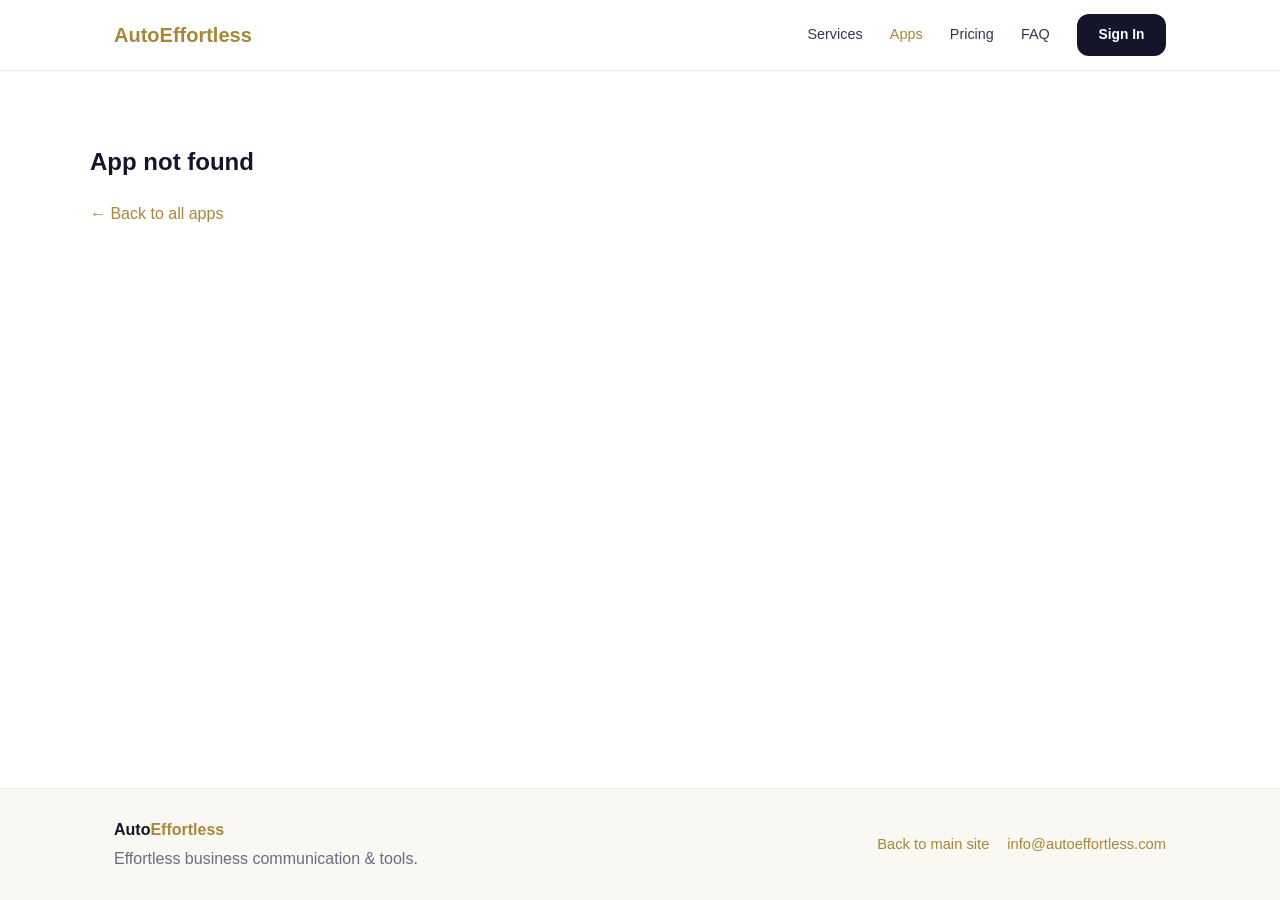
<file: apps/index.html>
<!DOCTYPE html>
<html lang="en">
<head>
  <meta charset="UTF-8" />
  <meta name="viewport" content="width=device-width, initial-scale=1.0" />
  <meta name="description" content="AutoEffortless — Effortless business communication. Affordable AI tools and business apps for South African small businesses." />
  <title>AutoEffortless — Effortless Business Apps</title>
  <link rel="icon" href="data:image/svg+xml,<svg xmlns='http://www.w3.org/2000/svg' viewBox='0 0 100 100'><text y='.9em' font-size='90'>🚀</text></svg>" />
  <script type="module" crossorigin src="/apps/assets/index-BcSGpUNE.js"></script>
  <link rel="stylesheet" crossorigin href="/apps/assets/index-Bfui0Ihf.css">
</head>
<body>
  <div id="root"></div>
</body>
</html>
</file>
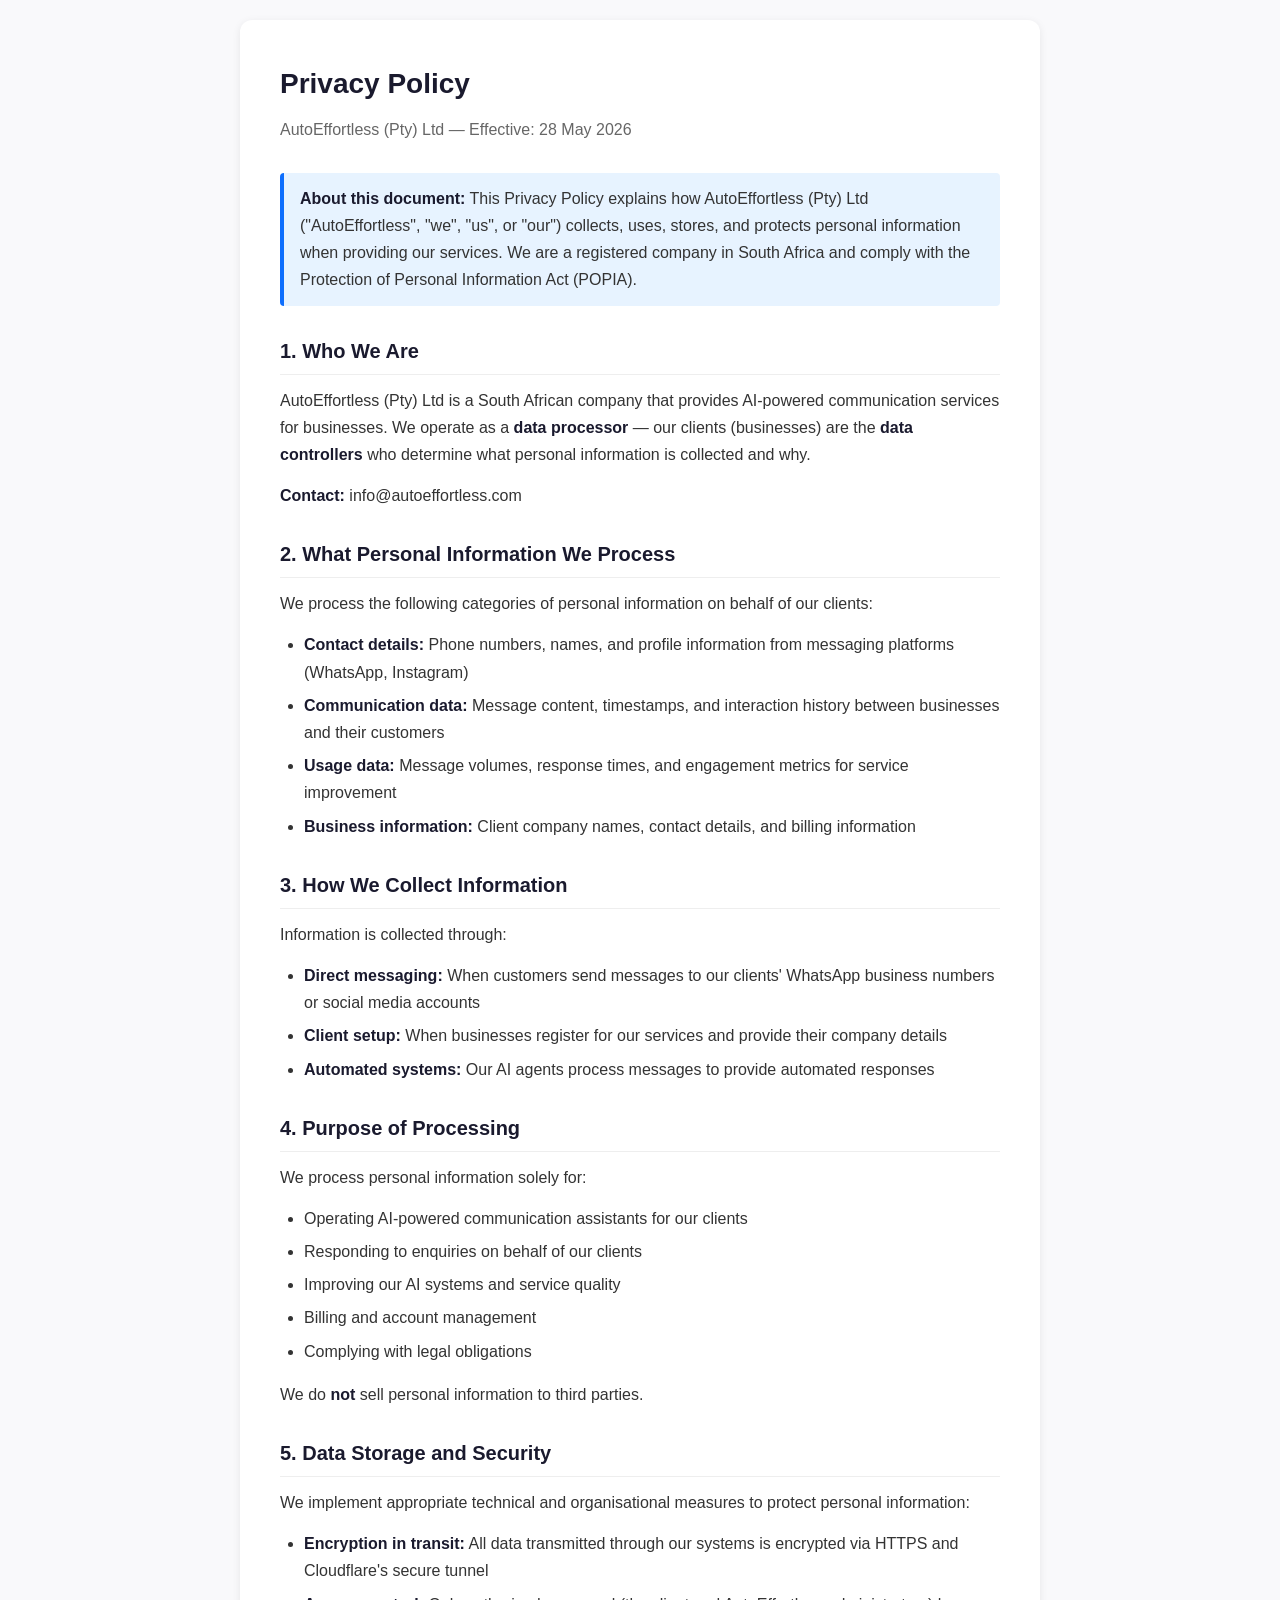
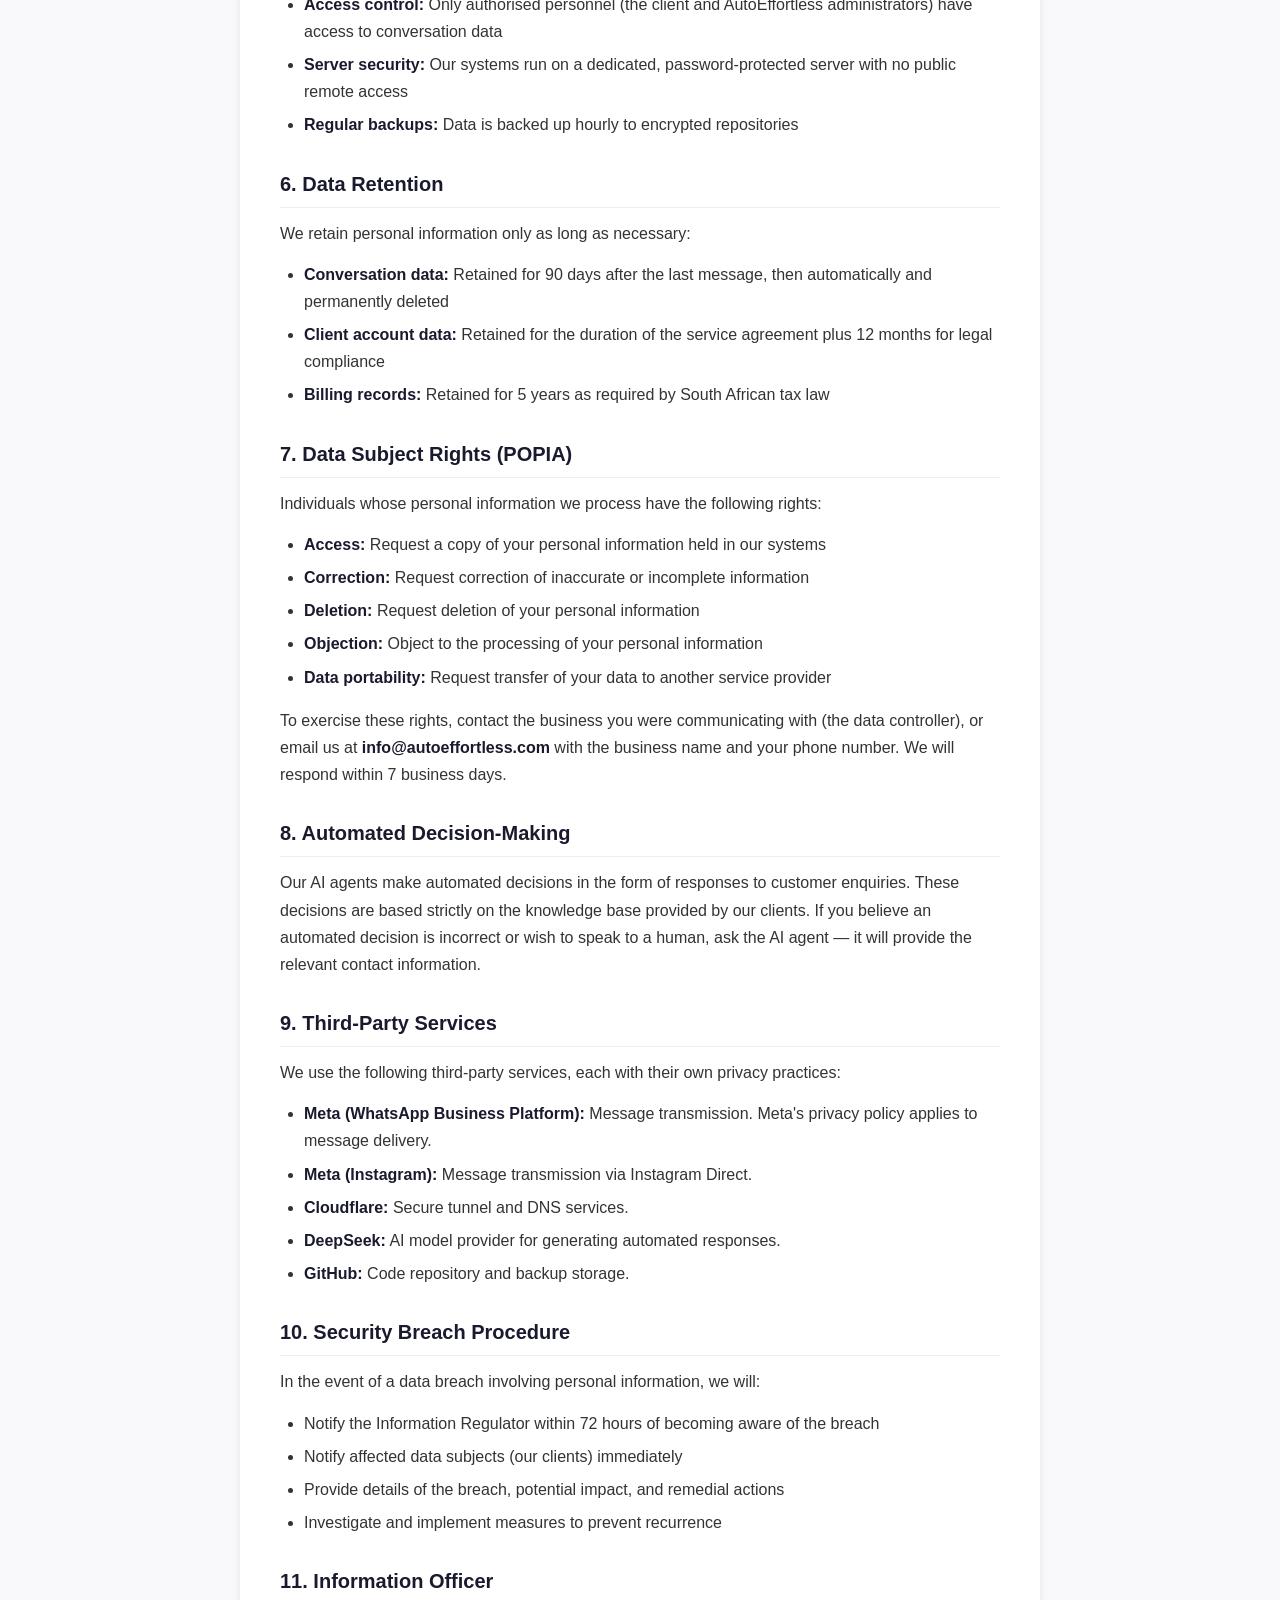
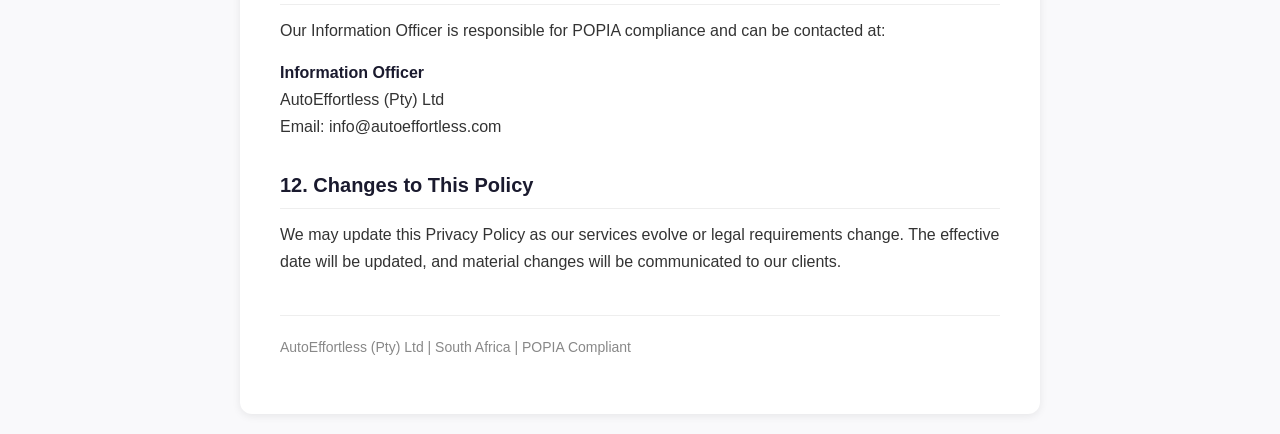
<file: privacy-policy.html>
<!DOCTYPE html>
<html lang="en">
<head>
    <meta charset="UTF-8">
    <meta name="viewport" content="width=device-width, initial-scale=1.0">
    <title>Privacy Policy — AutoEffortless</title>
    <style>
        * { margin: 0; padding: 0; box-sizing: border-box; }
        body { font-family: -apple-system, BlinkMacSystemFont, 'Segoe UI', sans-serif; line-height: 1.7; color: #333; background: #f9f9fb; padding: 20px; }
        .container { max-width: 800px; margin: 0 auto; background: white; padding: 40px; border-radius: 12px; box-shadow: 0 2px 8px rgba(0,0,0,0.08); }
        h1 { font-size: 28px; color: #1a1a2e; margin-bottom: 8px; }
        .subtitle { color: #666; font-size: 16px; margin-bottom: 30px; }
        h2 { font-size: 20px; color: #1a1a2e; margin: 28px 0 12px; padding-bottom: 6px; border-bottom: 1px solid #eee; }
        h3 { font-size: 16px; color: #1a1a2e; margin: 20px 0 8px; }
        p { margin-bottom: 14px; }
        ul { margin: 10px 0 16px 24px; }
        li { margin-bottom: 6px; }
        strong { color: #1a1a2e; }
        .footer { margin-top: 40px; padding-top: 20px; border-top: 1px solid #eee; font-size: 14px; color: #888; }
        .highlight { background: #fff3cd; border-left: 4px solid #ffc107; padding: 12px 16px; margin: 16px 0; border-radius: 4px; }
        .note { background: #e7f3ff; border-left: 4px solid #0d6efd; padding: 12px 16px; margin: 16px 0; border-radius: 4px; }
    </style>
</head>
<body>
    <div class="container">
        <h1>Privacy Policy</h1>
        <p class="subtitle">AutoEffortless (Pty) Ltd — Effective: 28 May 2026</p>

        <div class="note">
            <strong>About this document:</strong> This Privacy Policy explains how AutoEffortless (Pty) Ltd ("AutoEffortless", "we", "us", or "our") collects, uses, stores, and protects personal information when providing our services. We are a registered company in South Africa and comply with the Protection of Personal Information Act (POPIA).
        </div>

        <h2>1. Who We Are</h2>
        <p>AutoEffortless (Pty) Ltd is a South African company that provides AI-powered communication services for businesses. We operate as a <strong>data processor</strong> — our clients (businesses) are the <strong>data controllers</strong> who determine what personal information is collected and why.</p>
        <p><strong>Contact:</strong> info@autoeffortless.com</p>

        <h2>2. What Personal Information We Process</h2>
        <p>We process the following categories of personal information on behalf of our clients:</p>
        <ul>
            <li><strong>Contact details:</strong> Phone numbers, names, and profile information from messaging platforms (WhatsApp, Instagram)</li>
            <li><strong>Communication data:</strong> Message content, timestamps, and interaction history between businesses and their customers</li>
            <li><strong>Usage data:</strong> Message volumes, response times, and engagement metrics for service improvement</li>
            <li><strong>Business information:</strong> Client company names, contact details, and billing information</li>
        </ul>

        <h2>3. How We Collect Information</h2>
        <p>Information is collected through:</p>
        <ul>
            <li><strong>Direct messaging:</strong> When customers send messages to our clients' WhatsApp business numbers or social media accounts</li>
            <li><strong>Client setup:</strong> When businesses register for our services and provide their company details</li>
            <li><strong>Automated systems:</strong> Our AI agents process messages to provide automated responses</li>
        </ul>

        <h2>4. Purpose of Processing</h2>
        <p>We process personal information solely for:</p>
        <ul>
            <li>Operating AI-powered communication assistants for our clients</li>
            <li>Responding to enquiries on behalf of our clients</li>
            <li>Improving our AI systems and service quality</li>
            <li>Billing and account management</li>
            <li>Complying with legal obligations</li>
        </ul>
        <p>We do <strong>not</strong> sell personal information to third parties.</p>

        <h2>5. Data Storage and Security</h2>
        <p>We implement appropriate technical and organisational measures to protect personal information:</p>
        <ul>
            <li><strong>Encryption in transit:</strong> All data transmitted through our systems is encrypted via HTTPS and Cloudflare's secure tunnel</li>
            <li><strong>Access control:</strong> Only authorised personnel (the client and AutoEffortless administrators) have access to conversation data</li>
            <li><strong>Server security:</strong> Our systems run on a dedicated, password-protected server with no public remote access</li>
            <li><strong>Regular backups:</strong> Data is backed up hourly to encrypted repositories</li>
        </ul>

        <h2>6. Data Retention</h2>
        <p>We retain personal information only as long as necessary:</p>
        <ul>
            <li><strong>Conversation data:</strong> Retained for 90 days after the last message, then automatically and permanently deleted</li>
            <li><strong>Client account data:</strong> Retained for the duration of the service agreement plus 12 months for legal compliance</li>
            <li><strong>Billing records:</strong> Retained for 5 years as required by South African tax law</li>
        </ul>

        <h2>7. Data Subject Rights (POPIA)</h2>
        <p>Individuals whose personal information we process have the following rights:</p>
        <ul>
            <li><strong>Access:</strong> Request a copy of your personal information held in our systems</li>
            <li><strong>Correction:</strong> Request correction of inaccurate or incomplete information</li>
            <li><strong>Deletion:</strong> Request deletion of your personal information</li>
            <li><strong>Objection:</strong> Object to the processing of your personal information</li>
            <li><strong>Data portability:</strong> Request transfer of your data to another service provider</li>
        </ul>
        <p>To exercise these rights, contact the business you were communicating with (the data controller), or email us at <strong>info@autoeffortless.com</strong> with the business name and your phone number. We will respond within 7 business days.</p>

        <h2>8. Automated Decision-Making</h2>
        <p>Our AI agents make automated decisions in the form of responses to customer enquiries. These decisions are based strictly on the knowledge base provided by our clients. If you believe an automated decision is incorrect or wish to speak to a human, ask the AI agent — it will provide the relevant contact information.</p>

        <h2>9. Third-Party Services</h2>
        <p>We use the following third-party services, each with their own privacy practices:</p>
        <ul>
            <li><strong>Meta (WhatsApp Business Platform):</strong> Message transmission. Meta's privacy policy applies to message delivery.</li>
            <li><strong>Meta (Instagram):</strong> Message transmission via Instagram Direct.</li>
            <li><strong>Cloudflare:</strong> Secure tunnel and DNS services.</li>
            <li><strong>DeepSeek:</strong> AI model provider for generating automated responses.</li>
            <li><strong>GitHub:</strong> Code repository and backup storage.</li>
        </ul>

        <h2>10. Security Breach Procedure</h2>
        <p>In the event of a data breach involving personal information, we will:</p>
        <ul>
            <li>Notify the Information Regulator within 72 hours of becoming aware of the breach</li>
            <li>Notify affected data subjects (our clients) immediately</li>
            <li>Provide details of the breach, potential impact, and remedial actions</li>
            <li>Investigate and implement measures to prevent recurrence</li>
        </ul>

        <h2>11. Information Officer</h2>
        <p>Our Information Officer is responsible for POPIA compliance and can be contacted at:</p>
        <p>
            <strong>Information Officer</strong><br>
            AutoEffortless (Pty) Ltd<br>
            Email: info@autoeffortless.com
        </p>

        <h2>12. Changes to This Policy</h2>
        <p>We may update this Privacy Policy as our services evolve or legal requirements change. The effective date will be updated, and material changes will be communicated to our clients.</p>

        <div class="footer">
            <p>AutoEffortless (Pty) Ltd | South Africa | POPIA Compliant</p>
        </div>
    </div>
</body>
</html>
</file>
<file: chat-widget.css>
/* AutoEffortless AI Chat Widget */
.ae-chat-btn {
  position: fixed; bottom: 22px; right: 22px; z-index: 400;
  width: 58px; height: 58px; border-radius: 50%; border: none; cursor: pointer;
  background: linear-gradient(135deg, #c8a34e, #a8863a);
  color: #fff; display: flex; align-items: center; justify-content: center;
  box-shadow: 0 12px 30px rgba(168, 134, 58, 0.4);
  transition: transform .18s, box-shadow .18s;
  font-family: 'Inter', -apple-system, BlinkMacSystemFont, 'Segoe UI', sans-serif;
}
.ae-chat-btn:hover { transform: translateY(-3px) scale(1.04); box-shadow: 0 16px 36px rgba(168, 134, 58, 0.5); }
.ae-chat-btn svg { width: 26px; height: 26px; }
.ae-chat-btn .ae-pulse {
  position: absolute; top: 2px; right: 2px; width: 12px; height: 12px; border-radius: 50%;
  background: #2fae62; border: 2px solid #fff;
  animation: ae-pulse 2s infinite;
}
@keyframes ae-pulse { 0%,100% { box-shadow: 0 0 0 0 rgba(47,174,98,.45); } 50% { box-shadow: 0 0 0 7px rgba(47,174,98,0); } }

.ae-teaser {
  position: fixed; bottom: 94px; right: 22px; z-index: 399;
  background: #fff; border: 1px solid #ece9df; border-radius: 16px;
  box-shadow: 0 14px 40px rgba(23,23,46,.14); padding: 12px 16px;
  font-family: 'Inter', sans-serif; font-size: .84rem; color: #14142a; font-weight: 600;
  max-width: 230px; cursor: pointer; animation: ae-rise .5s ease both;
}
.ae-teaser small { display: block; font-weight: 500; color: #6b6b82; margin-top: 2px; font-size: .74rem; }
@keyframes ae-rise { from { opacity: 0; transform: translateY(10px); } to { opacity: 1; transform: translateY(0); } }

.ae-chat-panel {
  position: fixed; bottom: 92px; right: 22px; z-index: 410;
  width: min(400px, calc(100vw - 28px)); height: min(600px, calc(100vh - 130px));
  background: #fff; border: 1px solid #ece9df; border-radius: 20px;
  box-shadow: 0 24px 70px rgba(20,20,42,.25);
  display: flex; flex-direction: column; overflow: hidden;
  font-family: 'Inter', -apple-system, BlinkMacSystemFont, 'Segoe UI', sans-serif;
  transform-origin: bottom right; transition: transform .22s ease, opacity .22s ease;
  transform: scale(.92); opacity: 0; pointer-events: none;
}
.ae-chat-panel.ae-open { transform: scale(1); opacity: 1; pointer-events: auto; }

.ae-head {
  background: #14142a; color: #fff; padding: 14px 16px;
  display: flex; align-items: center; gap: 11px; flex-shrink: 0;
}
.ae-head .ae-avatar {
  width: 38px; height: 38px; border-radius: 50%; flex-shrink: 0;
  background: linear-gradient(135deg, #c8a34e, #a8863a);
  display: flex; align-items: center; justify-content: center; overflow: hidden;
}
.ae-head .ae-avatar img { width: 26px; height: 26px; }
.ae-head .ae-mid { flex: 1; min-width: 0; }
.ae-head .ae-name { font-size: .92rem; font-weight: 800; display: flex; align-items: center; gap: 7px; }
.ae-head .ae-name .ae-dot { width: 7px; height: 7px; border-radius: 50%; background: #2fae62; animation: ae-pulse 2s infinite; }
.ae-head .ae-sub { font-size: .72rem; color: rgba(255,255,255,.6); margin-top: 1px; }
.ae-head .ae-close {
  background: none; border: none; color: rgba(255,255,255,.7); font-size: 1.5rem;
  line-height: 1; cursor: pointer; padding: 2px 6px;
}
.ae-head .ae-close:hover { color: #fff; }

.ae-msgs {
  flex: 1; overflow-y: auto; padding: 14px 14px 8px; background: #faf8f3;
  display: flex; flex-direction: column; gap: 9px;
}
.ae-b {
  max-width: 84%; padding: 10px 13px; font-size: .87rem; line-height: 1.55;
  white-space: pre-wrap; word-wrap: break-word; border-radius: 14px;
}
.ae-b.ae-ai { background: #fff; border: 1px solid #ece9df; color: #14142a; align-self: flex-start; border-bottom-left-radius: 4px; }
.ae-b.ae-user { background: #14142a; color: #fff; align-self: flex-end; border-bottom-right-radius: 4px; }
.ae-b.ae-note { background: transparent; border: none; color: #6b6b82; font-size: .76rem; align-self: center; text-align: center; }
.ae-b a { color: #a8863a; font-weight: 700; }

.ae-typing { display: inline-flex; gap: 4px; padding: 6px 2px; }
.ae-typing i { width: 7px; height: 7px; border-radius: 50%; background: #c8a34e; animation: ae-blink 1.2s infinite; }
.ae-typing i:nth-child(2) { animation-delay: .2s; } .ae-typing i:nth-child(3) { animation-delay: .4s; }
@keyframes ae-blink { 0%,80%,100% { opacity: .25; } 40% { opacity: 1; } }

.ae-chips { display: flex; gap: 7px; padding: 0 14px 10px; overflow-x: auto; flex-shrink: 0; scrollbar-width: none; }
.ae-chips::-webkit-scrollbar { display: none; }
.ae-chip {
  flex-shrink: 0; background: #fff; border: 1px solid #ece9df; color: #35354f;
  border-radius: 20px; padding: 7px 13px; font-size: .78rem; font-weight: 600;
  cursor: pointer; transition: border-color .15s, color .15s;
  font-family: inherit;
}
.ae-chip:hover { border-color: #c8a34e; color: #a8863a; }

.ae-inputrow { display: flex; gap: 8px; padding: 10px 14px 12px; border-top: 1px solid #ece9df; flex-shrink: 0; background: #fff; }
.ae-inputrow input {
  flex: 1; border: 1.5px solid #ece9df; border-radius: 12px; padding: 10px 13px;
  font-size: .88rem; font-family: inherit; color: #14142a; background: #fff;
  outline: none; transition: border-color .15s; min-width: 0;
}
.ae-inputrow input:focus { border-color: #c8a34e; }
.ae-send {
  width: 42px; height: 42px; border: none; border-radius: 12px; cursor: pointer;
  background: linear-gradient(135deg, #c8a34e, #a8863a); color: #fff;
  display: flex; align-items: center; justify-content: center; flex-shrink: 0;
  transition: transform .15s;
}
.ae-send:hover { transform: translateY(-1px); }
.ae-send svg { width: 18px; height: 18px; }
.ae-send:disabled { opacity: .5; cursor: default; transform: none; }

.ae-foot {
  display: flex; align-items: center; justify-content: space-between; gap: 8px;
  padding: 7px 14px 9px; background: #fff; border-top: 1px solid #f3f0e8;
  font-size: .7rem; color: #6b6b82; flex-shrink: 0; flex-wrap: wrap;
}
.ae-foot a { color: #a8863a; font-weight: 600; text-decoration: none; white-space: nowrap; }
.ae-foot .ae-lead-toggle { background: none; border: none; color: #6b6b82; font-size: .7rem; font-weight: 600; cursor: pointer; text-decoration: underline; padding: 0; font-family: inherit; }

.ae-leadform { display: none; padding: 12px 14px 2px; background: #fff; border-top: 1px solid #f3f0e8; flex-shrink: 0; }
.ae-leadform.ae-open { display: block; }
.ae-leadform h5 { font-size: .8rem; font-weight: 800; color: #14142a; margin-bottom: 8px; }
.ae-leadform input {
  width: 100%; border: 1.5px solid #ece9df; border-radius: 10px; padding: 8px 11px;
  font-size: .83rem; font-family: inherit; margin-bottom: 7px; outline: none; color: #14142a;
}
.ae-leadform input:focus { border-color: #c8a34e; }
.ae-leadform .ae-btn {
  width: 100%; border: none; border-radius: 10px; padding: 9px; font-size: .83rem; font-weight: 700;
  background: linear-gradient(135deg, #c8a34e, #a8863a); color: #fff; cursor: pointer; font-family: inherit;
}
.ae-leadform .ae-btn:disabled { opacity: .55; cursor: default; }
.ae-leadform .ae-lead-note { font-size: .7rem; color: #2fae62; font-weight: 600; margin-top: 6px; display: none; }

@media (max-width: 480px) {
  .ae-chat-panel { right: 14px; left: 14px; width: auto; bottom: 86px; height: min(600px, calc(100vh - 104px)); }
  .ae-chat-btn { right: 16px; bottom: 18px; }
  .ae-teaser { right: 16px; }
}
</file>
<file: apps/assets/index-Bfui0Ihf.css>
:root{--ink: #14142a;--ink-2: #35354f;--gold: #c8a34e;--gold-deep: #a8863a;--gold-light: #e9d9ae;--gold-soft: #fbf6ea;--cream: #faf8f3;--white: #ffffff;--muted: #6b6b82;--line: #ece9df;--radius: 16px;--shadow: 0 12px 34px rgba(23, 23, 46, .08);--font: "Inter", -apple-system, BlinkMacSystemFont, "Segoe UI", sans-serif}*{box-sizing:border-box}html{scroll-behavior:smooth}body{margin:0;font-family:var(--font);color:var(--ink);background:var(--white);line-height:1.6;-webkit-font-smoothing:antialiased}a{color:var(--gold-deep);text-decoration:none}.container{max-width:1100px;margin:0 auto;padding:0 24px}.muted{color:var(--muted)}.small{font-size:.9rem}.sf-page{min-height:100vh;display:flex;flex-direction:column}.sf-page main{flex:1}.sf-header{position:sticky;top:0;z-index:100;background:#ffffffe0;-webkit-backdrop-filter:blur(14px);backdrop-filter:blur(14px);border-bottom:1px solid var(--line)}.sf-header-inner{display:flex;align-items:center;justify-content:space-between;height:70px}.brand{font-weight:900;font-size:1.25rem;color:var(--ink)}.brand span,strong span{color:var(--gold-deep)}.sf-nav{display:flex;align-items:center;gap:1.7rem}.sf-nav a{color:var(--ink-2);font-size:.9rem;font-weight:500}.sf-nav a:hover,.sf-nav a.active{color:var(--gold-deep)}.sf-nav .btn-nav{background:var(--ink);color:#fff;padding:.6rem 1.35rem;border-radius:12px;font-weight:700;font-size:.86rem;transition:transform .15s,background .15s}.sf-nav .btn-nav:hover{background:var(--gold-deep);color:#fff;transform:translateY(-1px)}@media (max-width: 700px){.sf-nav{gap:.9rem;font-size:.8rem}}.sf-hero{padding:72px 0 52px;text-align:center;background:radial-gradient(800px 380px at 80% -10%,rgba(200,163,78,.16),transparent 60%),var(--white)}.eyebrow{display:inline-flex;align-items:center;font-size:.76rem;font-weight:700;color:var(--gold-deep);text-transform:uppercase;letter-spacing:.12em;background:var(--gold-soft);border:1px solid rgba(200,163,78,.25);padding:.4rem 1rem;border-radius:30px;margin-bottom:1.1rem}.sf-hero-title{font-size:clamp(2rem,4.4vw,3rem);line-height:1.15;max-width:760px;margin:0 auto 14px;letter-spacing:-.02em;font-weight:800}.sf-hero-sub{font-size:1.1rem;color:var(--muted);max-width:640px;margin:0 auto 28px}.sf-hero-actions{display:flex;gap:12px;justify-content:center;flex-wrap:wrap}.btn{display:inline-flex;align-items:center;justify-content:center;gap:.5rem;padding:.95rem 2rem;border-radius:14px;font-weight:700;font-size:.95rem;border:none;cursor:pointer;font-family:inherit;transition:transform .15s,box-shadow .15s,background .15s}.btn-gold{background:linear-gradient(135deg,var(--gold),var(--gold-deep));color:#fff;box-shadow:0 10px 26px #a8863a52}.btn-gold:hover{transform:translateY(-2px);box-shadow:0 14px 34px #a8863a6b}.btn-gold:disabled{background:#d9c99a;box-shadow:none;cursor:not-allowed;transform:none}.btn-ghost{background:transparent;color:var(--ink);border:2px solid var(--line)}.btn-ghost:hover{border-color:var(--gold);color:var(--gold-deep);transform:translateY(-2px)}.btn-block{width:100%;margin-top:14px}.section{padding:52px 0}.section-alt{background:var(--cream);border-top:1px solid var(--line);border-bottom:1px solid var(--line)}.section-title{font-size:1.8rem;margin:0 0 6px;letter-spacing:-.01em;font-weight:800}.section-sub{color:var(--muted);margin:0 0 30px;max-width:620px}.tier-block{margin-bottom:42px}.tier-head{display:flex;align-items:baseline;gap:14px;flex-wrap:wrap;margin-bottom:16px}.tier-name{margin:0;font-size:1.25rem;font-weight:800}.tier-blurb{margin:0}.grid{display:grid;grid-template-columns:repeat(auto-fill,minmax(240px,1fr));gap:16px}.bundle-grid{display:grid;grid-template-columns:repeat(auto-fit,minmax(280px,1fr));gap:18px}.card{background:#fff;border:1px solid var(--line);border-radius:var(--radius);padding:20px;box-shadow:0 3px 12px #17172e0a;display:flex;flex-direction:column;transition:transform .2s,box-shadow .2s,border-color .2s}.product-card{color:var(--ink)}.product-card:hover{transform:translateY(-4px);box-shadow:var(--shadow);border-color:#c8a34e80}.product-emoji{font-size:2rem}.card-title{margin:10px 0 4px;font-size:1.1rem;font-weight:800}.card-tagline{margin:0;font-size:.92rem;color:var(--muted);flex:1}.card-foot{display:flex;justify-content:space-between;align-items:center;margin-top:14px}.price{font-weight:700;color:var(--ink)}.price-lg{font-size:1.9rem;margin:8px 0}.card-cta{font-weight:700;font-size:.92rem;color:var(--gold-deep)}.bundle-card{position:relative}.bundle-highlight{border-color:#c8a34e99;box-shadow:0 8px 30px #a8863a29}.chip{display:inline-block;background:var(--gold-soft);color:var(--gold-deep);font-size:.76rem;font-weight:700;padding:4px 10px;border-radius:999px;margin-bottom:8px;border:1px solid rgba(200,163,78,.25)}.chip-pop{background:linear-gradient(135deg,var(--gold),var(--gold-deep));color:#fff;border:none}.product-page{max-width:760px}.back-link{font-weight:600}.product-hero{display:flex;gap:18px;align-items:flex-start;margin:18px 0 8px}.product-hero .product-emoji{font-size:3rem}.product-name{margin:4px 0;font-size:2rem;font-weight:800}.product-tagline{margin:0;font-size:1.1rem;color:var(--muted)}.product-desc{font-size:1.05rem}.feature-list{list-style:none;padding:0;display:grid;gap:8px;margin:20px 0}.feature-list li{background:var(--cream);border:1px solid var(--line);padding:10px 14px;border-radius:10px}.buy-row{display:flex;align-items:center;gap:18px;margin:8px 0}.buy-row .price{font-size:1.5rem}.buy-options{display:grid;grid-template-columns:repeat(auto-fit,minmax(200px,1fr));gap:14px;margin:22px 0 10px}.buy-option{border:1px solid var(--line);border-radius:var(--radius);padding:16px;background:var(--white)}.buy-option h4{margin:0 0 4px;font-size:1rem;font-weight:800}.buy-option .price{font-size:1.3rem;margin:2px 0 10px}.buy-option p{margin:0 0 10px}.buy-option-trial{background:var(--gold-soft);border-color:#c8a34e66}.modal-backdrop{position:fixed;top:0;right:0;bottom:0;left:0;background:#14142a80;-webkit-backdrop-filter:blur(3px);backdrop-filter:blur(3px);display:flex;align-items:center;justify-content:center;z-index:200;padding:20px}.modal{background:#fff;border-radius:18px;padding:26px;max-width:420px;width:100%;position:relative;box-shadow:0 24px 60px #17172e40}.modal h3{margin:0 0 6px;font-size:1.25rem;font-weight:800}.modal-close{position:absolute;top:12px;right:14px;background:none;border:none;font-size:1.5rem;color:var(--muted);cursor:pointer;line-height:1}.field-label{display:block;font-size:.82rem;font-weight:700;margin:12px 0 4px;color:var(--ink-2)}.field-input{width:100%;padding:11px 13px;border:1.5px solid var(--line);border-radius:10px;font-size:.95rem;font-family:inherit}.field-input:focus{outline:none;border-color:var(--gold)}.field-error{color:#c0392b;font-size:.85rem;margin:8px 0 0}.sf-footer{border-top:1px solid var(--line);padding:28px 0;background:var(--cream)}.sf-footer-inner{display:flex;justify-content:space-between;align-items:center;flex-wrap:wrap;gap:12px}.sf-footer p{margin:4px 0 0}.sf-footer-links{display:flex;gap:18px;font-size:.92rem}@media (max-width: 640px){.sf-hero{padding:48px 0 36px}}
</file>
